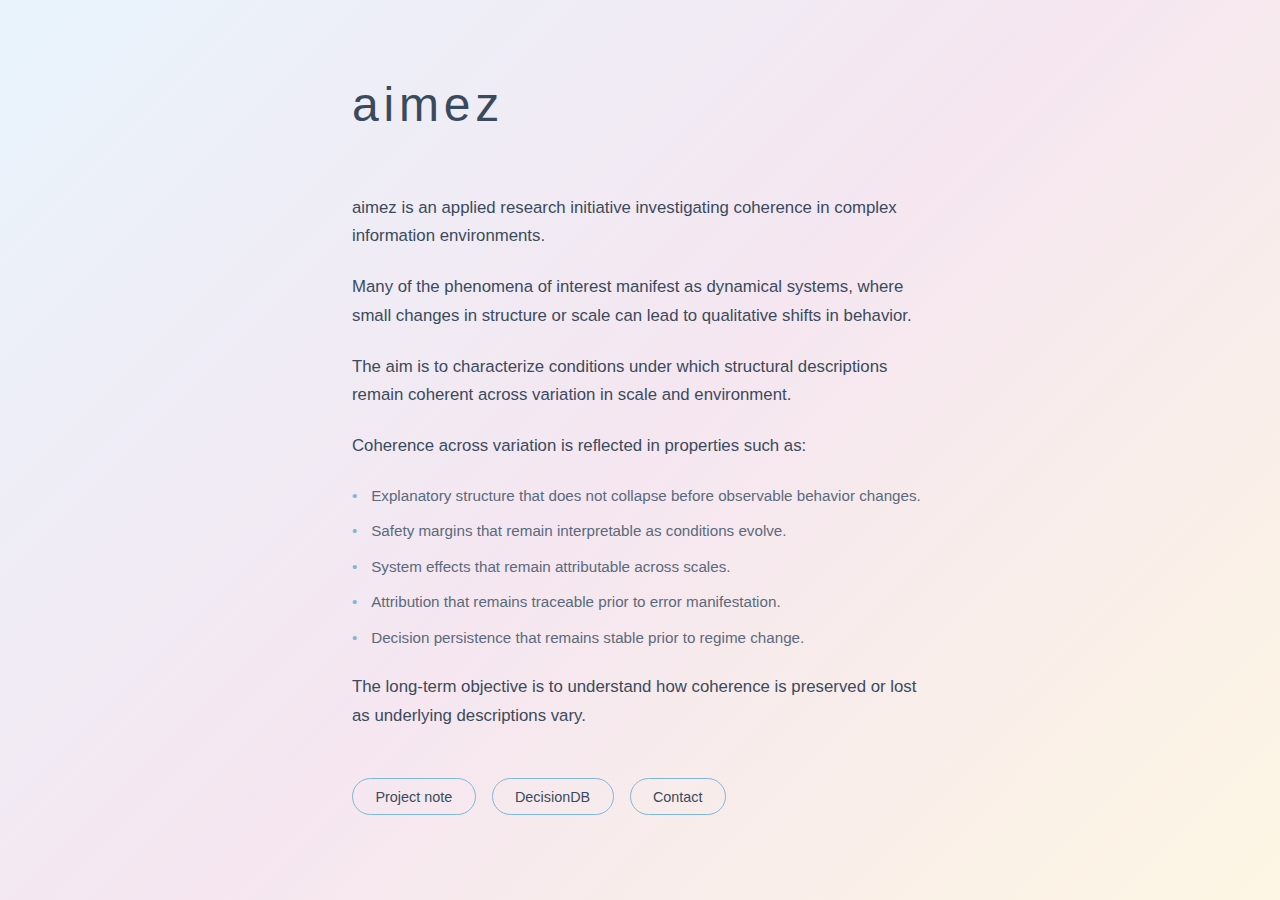
<file: docs/index.html>
<!DOCTYPE html>
<html lang="en">
<head>
  <meta charset="UTF-8">
  <meta name="viewport" content="width=device-width, initial-scale=1.0">
  <title>aimez</title>
  <link rel="stylesheet" href="assets/site.css">
</head>
<body>
  <main>
    <h1>aimez</h1>
    
    <section class="description">
      <p>aimez is an applied research initiative investigating coherence in complex information environments.</p>
      
      <p>Many of the phenomena of interest manifest as dynamical systems, where small changes in structure or scale can lead to qualitative shifts in behavior.</p>
      
      <p>The aim is to characterize conditions under which structural descriptions remain coherent across variation in scale and environment.</p>
      
      <p>Coherence across variation is reflected in properties such as:</p>
      <ul>
        <li>Explanatory structure that does not collapse before observable behavior changes.</li>
        <li>Safety margins that remain interpretable as conditions evolve.</li>
        <li>System effects that remain attributable across scales.</li>
        <li>Attribution that remains traceable prior to error manifestation.</li>
        <li>Decision persistence that remains stable prior to regime change.</li>
      </ul>
      
      <p>The long-term objective is to understand how coherence is preserved or lost as underlying descriptions vary.</p>
    </section>
    
    <nav class="shortcuts">
      <button class="link-button" data-target="notes/project-note.html">Project note</button>
      <button class="link-button" data-target="notes/decisiondb.html">DecisionDB</button>
      <button class="link-button" data-target="notes/contact.html">Contact</button>
    </nav>
  </main>
  
  <div class="modal-overlay" id="modal">
    <div class="modal-container">
      <button class="modal-close" id="modal-close">×</button>
      <iframe id="modal-frame" src=""></iframe>
    </div>
  </div>
  
  <script src="assets/site.js"></script>
</body>
</html>
</file>
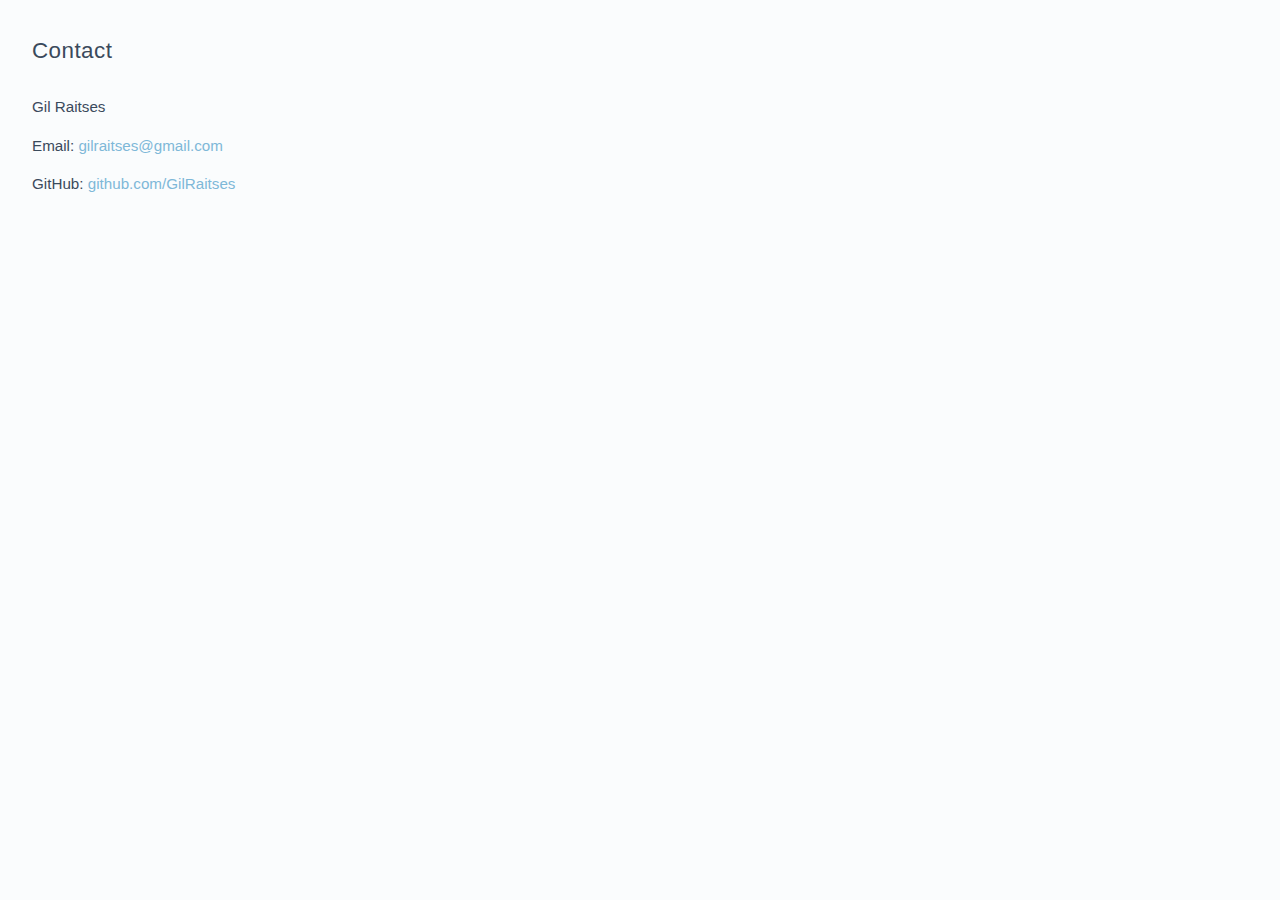
<file: docs/notes/contact.html>
<!DOCTYPE html>
<html lang="en">
<head>
  <meta charset="UTF-8">
  <meta name="viewport" content="width=device-width, initial-scale=1.0">
  <title>Contact – aimez</title>
  <style>
    * { margin: 0; padding: 0; box-sizing: border-box; }
    body {
      font-family: "Avenir", "Avenir Next", -apple-system, sans-serif;
      font-weight: 200;
      line-height: 1.7;
      color: #3a4a5c;
      padding: 2rem;
      background: #fafcfd;
    }
    h1 {
      font-size: 1.4rem;
      font-weight: 300;
      margin-bottom: 1.5rem;
      letter-spacing: 0.02em;
    }
    p { margin-bottom: 0.8rem; font-size: 0.95rem; }
    a { color: #7eb8d8; text-decoration: none; }
    a:hover { text-decoration: underline; }
  </style>
</head>
<body>
  <h1>Contact</h1>
  
  <p>Gil Raitses</p>
  <p>Email: <a href="mailto:gilraitses@gmail.com">gilraitses@gmail.com</a></p>
  <p>GitHub: <a href="https://github.com/GilRaitses" target="_blank">github.com/GilRaitses</a></p>
</body>
</html>
</file>
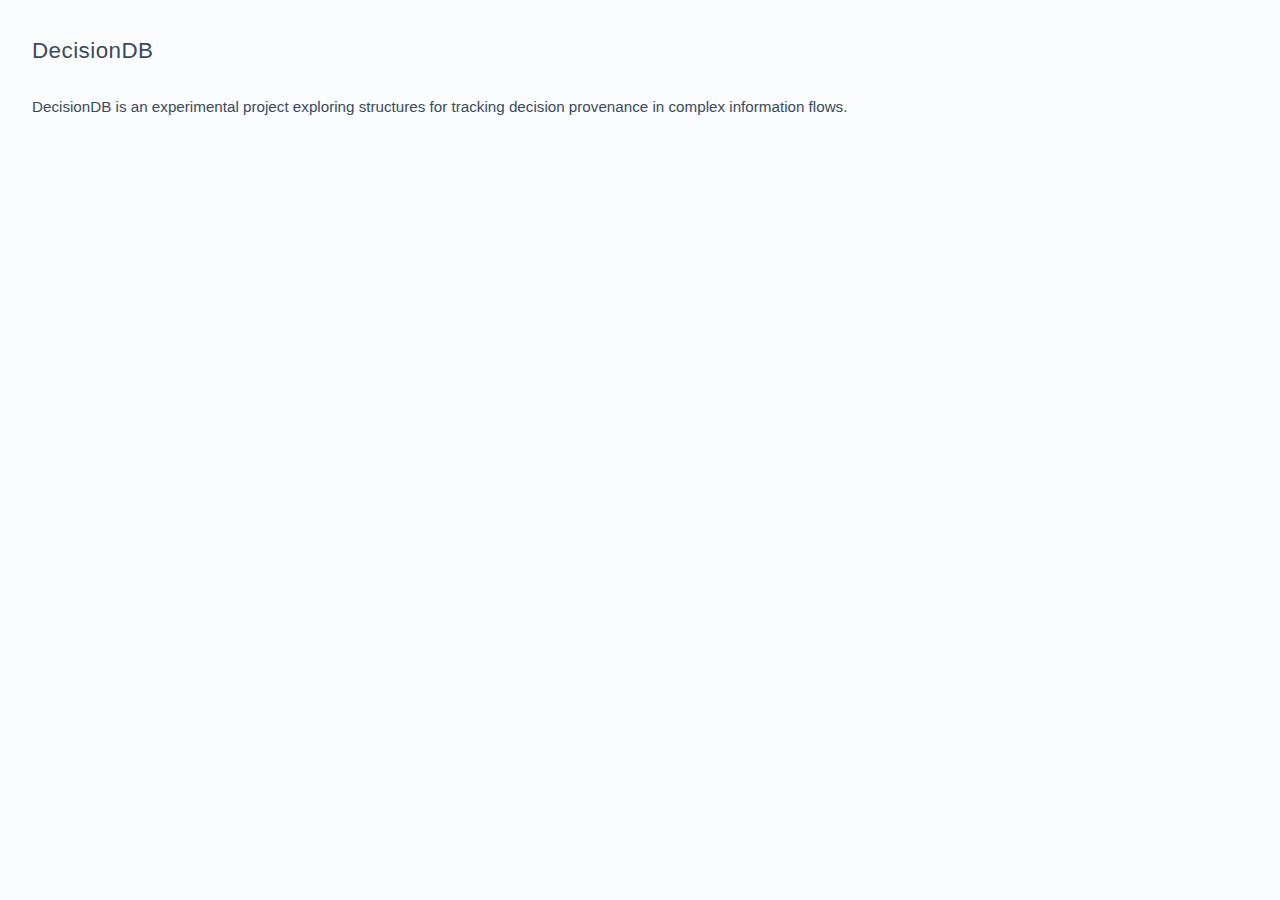
<file: docs/notes/decisiondb.html>
<!DOCTYPE html>
<html lang="en">
<head>
  <meta charset="UTF-8">
  <meta name="viewport" content="width=device-width, initial-scale=1.0">
  <title>DecisionDB – aimez</title>
  <style>
    * { margin: 0; padding: 0; box-sizing: border-box; }
    body {
      font-family: "Avenir", "Avenir Next", -apple-system, sans-serif;
      font-weight: 200;
      line-height: 1.7;
      color: #3a4a5c;
      padding: 2rem;
      background: #fafcfd;
    }
    h1 {
      font-size: 1.4rem;
      font-weight: 300;
      margin-bottom: 1.5rem;
      letter-spacing: 0.02em;
    }
    p { margin-bottom: 1rem; font-size: 0.95rem; }
  </style>
</head>
<body>
  <h1>DecisionDB</h1>
  
  <p>DecisionDB is an experimental project exploring structures for tracking decision provenance in complex information flows.</p>
</body>
</html>
</file>
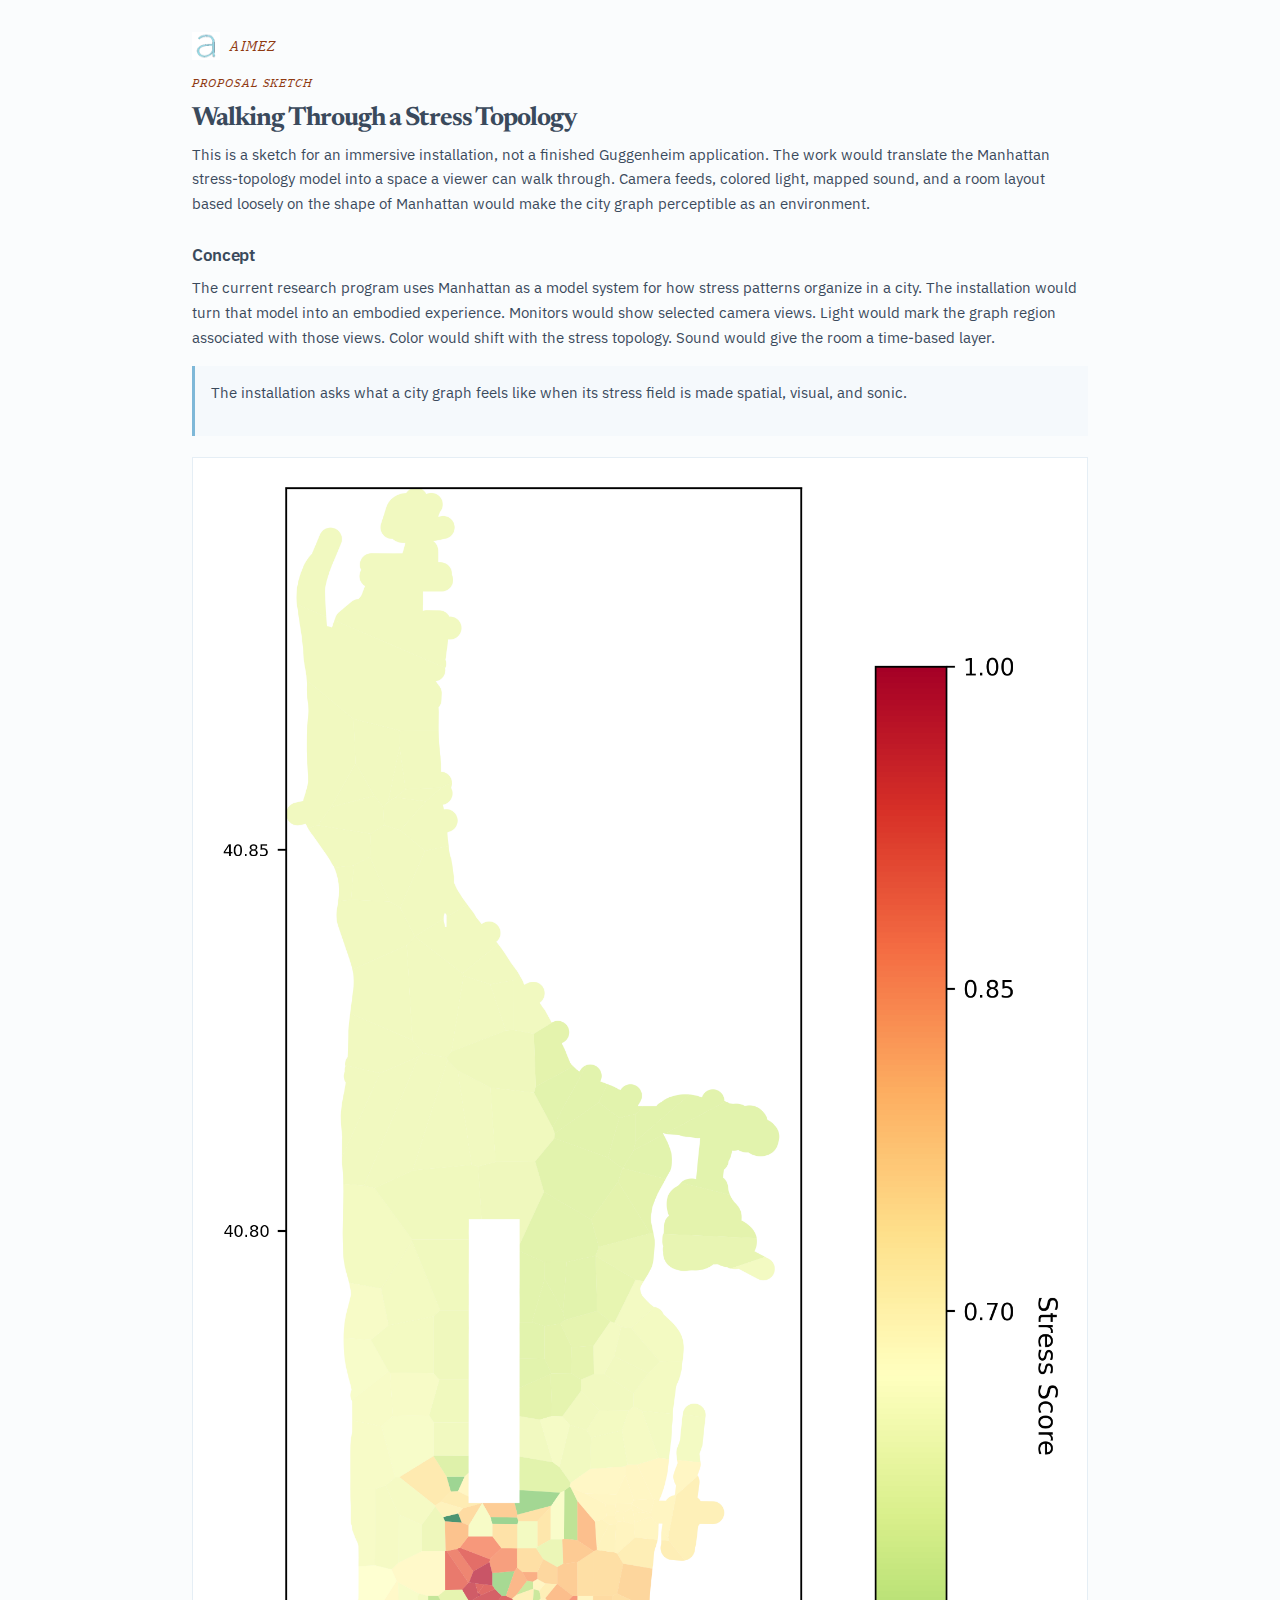
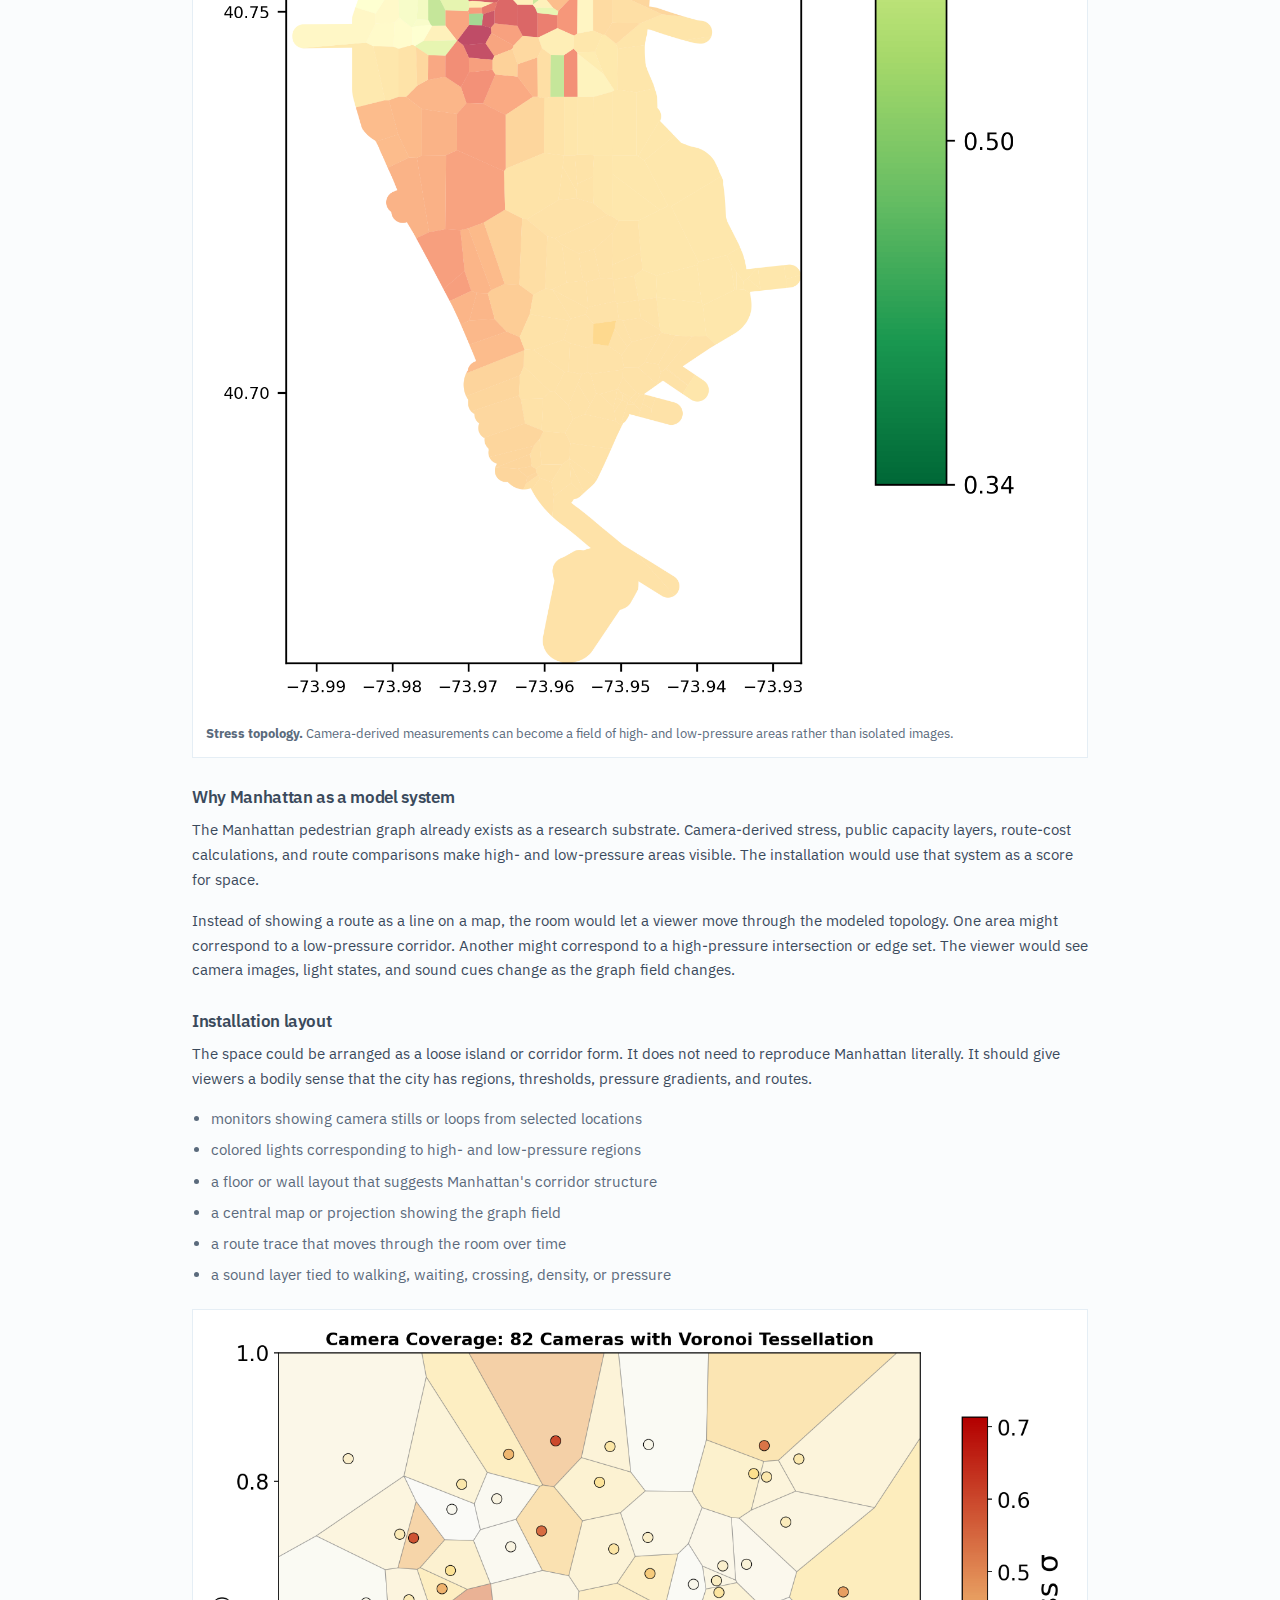
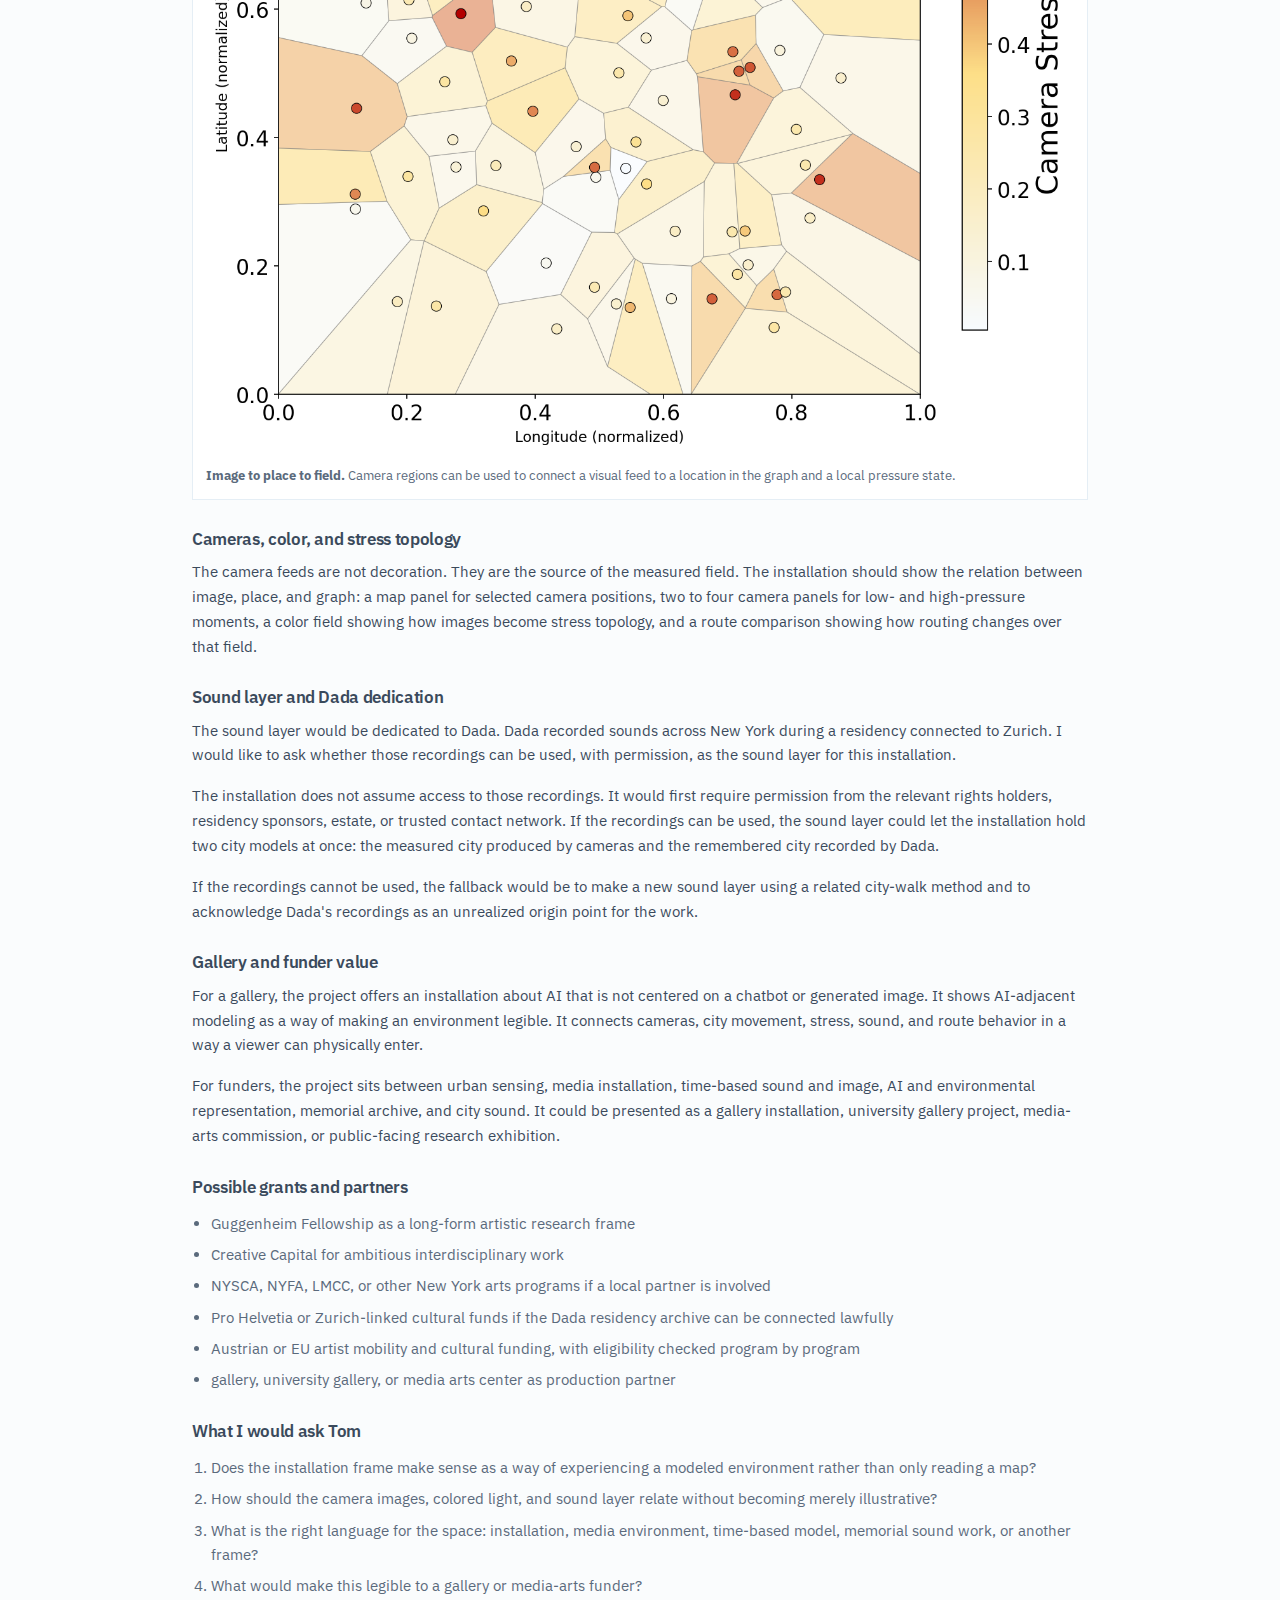
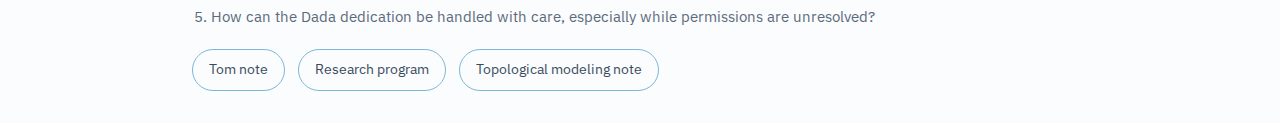
<file: docs/notes/guggenheim-installation-sketch.html>
<!DOCTYPE html>
<html lang="en">
<head>
  <meta charset="UTF-8">
  <meta name="viewport" content="width=device-width, initial-scale=1.0">
  <title>Walking Through a Stress Topology - aimez</title>
  <meta name="description" content="A proposal sketch for an immersive installation using Manhattan stress topology, camera feeds, light, and a possible memorial sound layer.">
  <link rel="icon" href="../favicon.ico" sizes="any">
  <link rel="icon" type="image/png" sizes="32x32" href="../assets/favicons/favicon-32x32.png">
  <link rel="icon" type="image/png" sizes="16x16" href="../assets/favicons/favicon-16x16.png">
  <link rel="apple-touch-icon" sizes="180x180" href="../assets/favicons/apple-touch-icon.png">
  <link rel="manifest" href="../site.webmanifest">
  <meta name="theme-color" content="#131c2d">
  <style>
    @import url('https://fonts.googleapis.com/css2?family=IBM+Plex+Sans:wght@300;400;500;600;700&family=IBM+Plex+Serif:ital,wght@0,400;0,500;0,600;1,400;1,500;1,600&family=IBM+Plex+Mono:wght@400;500;600&family=Newsreader:opsz,wght@6..72,300..800&display=swap');
    * { margin: 0; padding: 0; box-sizing: border-box; }
    body { font-family: "IBM Plex Sans", system-ui, -apple-system, BlinkMacSystemFont, "Segoe UI", sans-serif; line-height: 1.62; color: #3a4a5c; padding: 2rem; background: #fafcfd; max-width: 960px; margin: 0 auto; }
    h1 { font-family: "Newsreader", "IBM Plex Serif", Georgia, serif; font-size: 1.65rem; line-height: 1; font-weight: 700; margin-bottom: 0.6rem; letter-spacing: -0.035em; }
    h2 { font-size: 1.08rem; line-height: 1.1; letter-spacing: -0.02em; font-weight: 600; margin: 1.8rem 0 0.7rem; }
    p { margin-bottom: 1rem; font-size: 0.96rem; }
    ul, ol { margin: 1rem 0 1rem 1.2rem; }
    li { margin-bottom: 0.45rem; font-size: 0.93rem; color: #5a6a7c; }
    figure { margin: 1.35rem 0; background: white; border: 1px solid #e5eef5; padding: 0.8rem; }
    img { display: block; width: 100%; height: auto; background: #fff; }
    figcaption { margin-top: 0.75rem; font-size: 0.82rem; color: #5a6a7c; line-height: 1.55; }
    .eyebrow { font-family: "IBM Plex Serif", Georgia, serif; font-size: 0.74rem; line-height: 1.15; letter-spacing: 0.08em; text-transform: uppercase; font-style: italic; color: #8f3a12; margin-bottom: 1rem; }
    .brandline { display: flex; align-items: center; gap: 0.65rem; margin-bottom: 1rem; }
    .brand-mark { width: 28px; height: 28px; flex: 0 0 auto; }
    .brand-name { font-family: "IBM Plex Serif", Georgia, serif; font-size: 0.9rem; line-height: 1.15; letter-spacing: 0.08em; text-transform: uppercase; font-style: italic; color: #8f3a12; }
    .note { background: #f5f9fc; border-left: 3px solid #7eb8d8; padding: 0.9rem 1rem; margin: 1rem 0; }
    .actions { margin-top: 1.2rem; display: flex; flex-wrap: wrap; gap: 0.8rem; }
    .actions a { color: #3a4a5c; text-decoration: none; border: 1px solid #7eb8d8; border-radius: 999px; padding: 0.55rem 1rem; font-size: 0.88rem; }
    .actions a:hover { background: #eef7fc; }
  </style>
</head>
<body>
  <div class="brandline"><img class="brand-mark" src="../assets/aimez-mark.webp" alt="aimez mark"><span class="brand-name">aimez</span></div>
  <div class="eyebrow">Proposal sketch</div>
  <h1>Walking Through a Stress Topology</h1>

  <p>This is a sketch for an immersive installation, not a finished Guggenheim application. The work would translate the Manhattan stress-topology model into a space a viewer can walk through. Camera feeds, colored light, mapped sound, and a room layout based loosely on the shape of Manhattan would make the city graph perceptible as an environment.</p>

  <h2>Concept</h2>
  <p>The current research program uses Manhattan as a model system for how stress patterns organize in a city. The installation would turn that model into an embodied experience. Monitors would show selected camera views. Light would mark the graph region associated with those views. Color would shift with the stress topology. Sound would give the room a time-based layer.</p>

  <div class="note"><p>The installation asks what a city graph feels like when its stress field is made spatial, visual, and sonic.</p></div>

  <figure>
    <img src="../assets/gallery/mobility/04_risk_heatmap_camera_stress.png" alt="Camera-derived stress heatmap">
    <figcaption><strong>Stress topology.</strong> Camera-derived measurements can become a field of high- and low-pressure areas rather than isolated images.</figcaption>
  </figure>

  <h2>Why Manhattan as a model system</h2>
  <p>The Manhattan pedestrian graph already exists as a research substrate. Camera-derived stress, public capacity layers, route-cost calculations, and route comparisons make high- and low-pressure areas visible. The installation would use that system as a score for space.</p>

  <p>Instead of showing a route as a line on a map, the room would let a viewer move through the modeled topology. One area might correspond to a low-pressure corridor. Another might correspond to a high-pressure intersection or edge set. The viewer would see camera images, light states, and sound cues change as the graph field changes.</p>

  <h2>Installation layout</h2>
  <p>The space could be arranged as a loose island or corridor form. It does not need to reproduce Manhattan literally. It should give viewers a bodily sense that the city has regions, thresholds, pressure gradients, and routes.</p>

  <ul>
    <li>monitors showing camera stills or loops from selected locations</li>
    <li>colored lights corresponding to high- and low-pressure regions</li>
    <li>a floor or wall layout that suggests Manhattan's corridor structure</li>
    <li>a central map or projection showing the graph field</li>
    <li>a route trace that moves through the room over time</li>
    <li>a sound layer tied to walking, waiting, crossing, density, or pressure</li>
  </ul>

  <figure>
    <img src="../assets/gallery/cv-pipeline/camera_voronoi_assignment.png" alt="Camera assignment map">
    <figcaption><strong>Image to place to field.</strong> Camera regions can be used to connect a visual feed to a location in the graph and a local pressure state.</figcaption>
  </figure>

  <h2>Cameras, color, and stress topology</h2>
  <p>The camera feeds are not decoration. They are the source of the measured field. The installation should show the relation between image, place, and graph: a map panel for selected camera positions, two to four camera panels for low- and high-pressure moments, a color field showing how images become stress topology, and a route comparison showing how routing changes over that field.</p>

  <h2>Sound layer and Dada dedication</h2>
  <p>The sound layer would be dedicated to Dada. Dada recorded sounds across New York during a residency connected to Zurich. I would like to ask whether those recordings can be used, with permission, as the sound layer for this installation.</p>

  <p>The installation does not assume access to those recordings. It would first require permission from the relevant rights holders, residency sponsors, estate, or trusted contact network. If the recordings can be used, the sound layer could let the installation hold two city models at once: the measured city produced by cameras and the remembered city recorded by Dada.</p>

  <p>If the recordings cannot be used, the fallback would be to make a new sound layer using a related city-walk method and to acknowledge Dada's recordings as an unrealized origin point for the work.</p>

  <h2>Gallery and funder value</h2>
  <p>For a gallery, the project offers an installation about AI that is not centered on a chatbot or generated image. It shows AI-adjacent modeling as a way of making an environment legible. It connects cameras, city movement, stress, sound, and route behavior in a way a viewer can physically enter.</p>

  <p>For funders, the project sits between urban sensing, media installation, time-based sound and image, AI and environmental representation, memorial archive, and city sound. It could be presented as a gallery installation, university gallery project, media-arts commission, or public-facing research exhibition.</p>

  <h2>Possible grants and partners</h2>
  <ul>
    <li>Guggenheim Fellowship as a long-form artistic research frame</li>
    <li>Creative Capital for ambitious interdisciplinary work</li>
    <li>NYSCA, NYFA, LMCC, or other New York arts programs if a local partner is involved</li>
    <li>Pro Helvetia or Zurich-linked cultural funds if the Dada residency archive can be connected lawfully</li>
    <li>Austrian or EU artist mobility and cultural funding, with eligibility checked program by program</li>
    <li>gallery, university gallery, or media arts center as production partner</li>
  </ul>

  <h2>What I would ask Tom</h2>
  <ol>
    <li>Does the installation frame make sense as a way of experiencing a modeled environment rather than only reading a map?</li>
    <li>How should the camera images, colored light, and sound layer relate without becoming merely illustrative?</li>
    <li>What is the right language for the space: installation, media environment, time-based model, memorial sound work, or another frame?</li>
    <li>What would make this legible to a gallery or media-arts funder?</li>
    <li>How can the Dada dedication be handled with care, especially while permissions are unresolved?</li>
  </ol>

  <div class="actions">
    <a href="tom-sherman.html">Tom note</a>
    <a href="research-program.html">Research program</a>
    <a href="topological-modeling-note.html">Topological modeling note</a>
  </div>
</body>
</html>
</file>
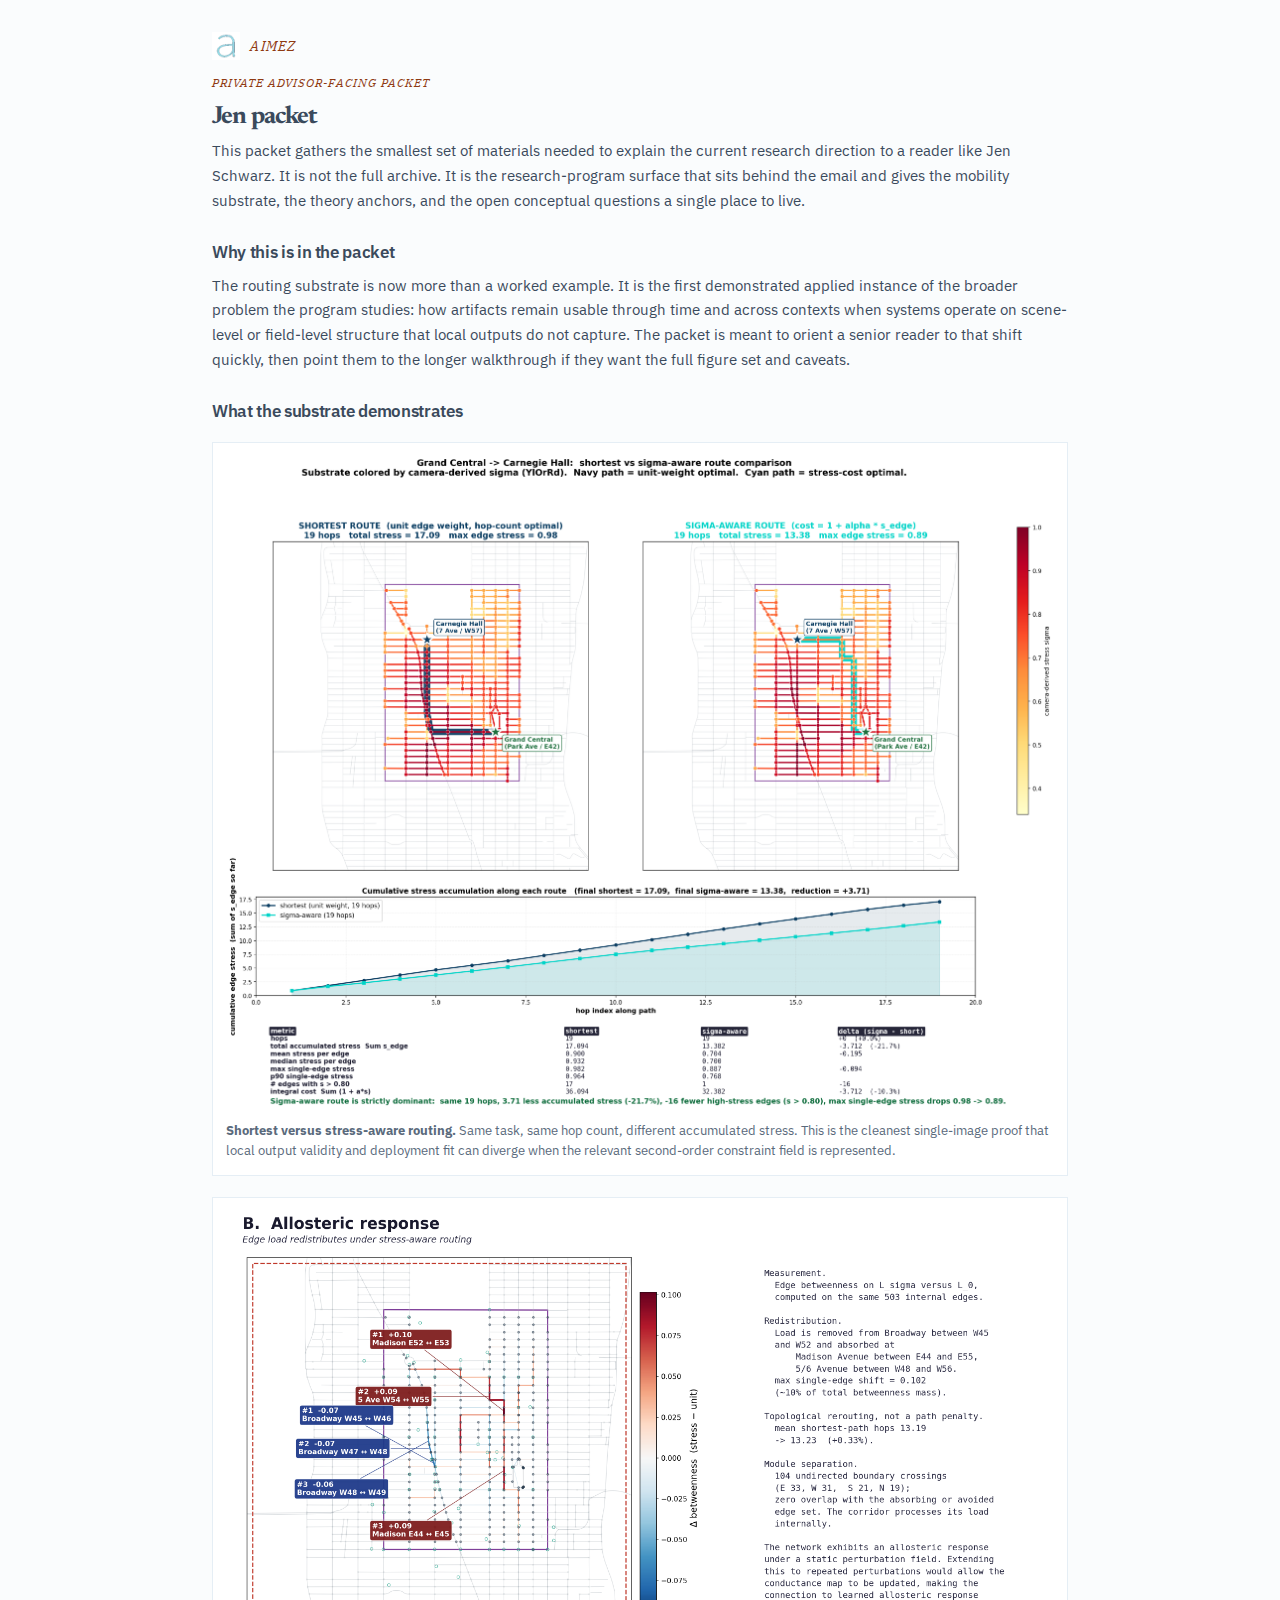
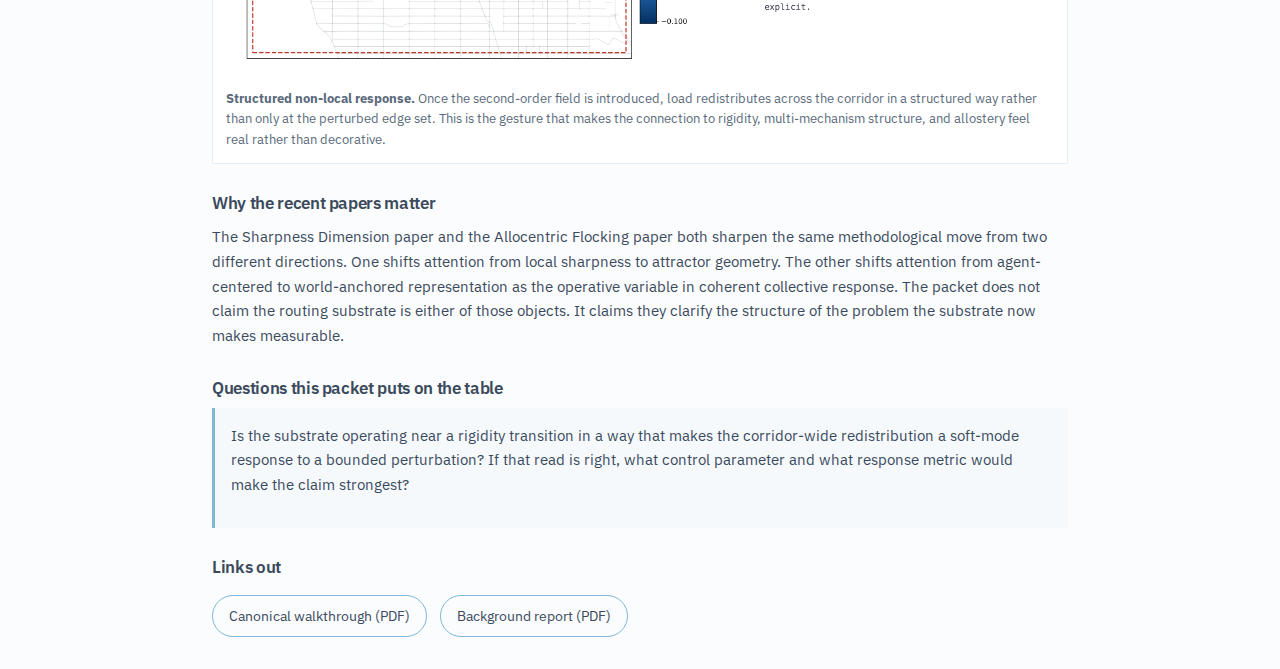
<file: docs/notes/jen-packet.html>
<!DOCTYPE html>
<html lang="en">
<head>
  <meta charset="UTF-8">
  <meta name="viewport" content="width=device-width, initial-scale=1.0">
  <title>Jen packet – aimez</title>
  <link rel="icon" href="../favicon.ico" sizes="any">
  <link rel="icon" type="image/png" sizes="32x32" href="../assets/favicons/favicon-32x32.png">
  <link rel="icon" type="image/png" sizes="16x16" href="../assets/favicons/favicon-16x16.png">
  <link rel="apple-touch-icon" sizes="180x180" href="../assets/favicons/apple-touch-icon.png">
  <link rel="manifest" href="../site.webmanifest">
  <meta name="theme-color" content="#131c2d">
  <meta name="msapplication-TileColor" content="#131c2d">
  <meta name="msapplication-config" content="../browserconfig.xml">
  <style>
    @import url('https://fonts.googleapis.com/css2?family=IBM+Plex+Sans:wght@300;400;500;600;700&family=IBM+Plex+Serif:ital,wght@0,400;0,500;0,600;1,400;1,500;1,600&family=IBM+Plex+Mono:wght@400;500;600&family=Newsreader:opsz,wght@6..72,300..800&display=swap');
    * { margin: 0; padding: 0; box-sizing: border-box; }
    body {
      font-family: "IBM Plex Sans", system-ui, -apple-system, BlinkMacSystemFont, "Segoe UI", sans-serif;
      font-weight: 400;
      line-height: 1.62;
      color: #3a4a5c;
      padding: 2rem;
      background: #fafcfd;
      max-width: 920px;
      margin: 0 auto;
    }
    h1 { font-family: "Newsreader", "IBM Plex Serif", Georgia, serif; font-size: 1.55rem; line-height: 0.98; font-weight: 700; margin-bottom: 0.5rem; letter-spacing: -0.035em; }
    h2 { font-family: "IBM Plex Sans", system-ui, -apple-system, BlinkMacSystemFont, "Segoe UI", sans-serif; font-size: 1.08rem; line-height: 1.02; letter-spacing: -0.02em; font-weight: 600; margin: 1.9rem 0 0.75rem; }
    p { margin-bottom: 1rem; font-size: 0.96rem; }
    .eyebrow { font-family: "IBM Plex Serif", Georgia, serif; font-size: 0.74rem; line-height: 1.15; letter-spacing: 0.08em; text-transform: uppercase; font-style: italic; color: #8f3a12; margin-bottom: 1rem; }
    ul { list-style: none; margin: 1rem 0; }
    li { position: relative; padding-left: 1rem; margin-bottom: 0.45rem; font-size: 0.92rem; color: #5a6a7c; }
    li::before { content: "•"; position: absolute; left: 0; color: #7eb8d8; }
    figure { margin: 1.35rem 0; background: white; border: 1px solid #e5eef5; padding: 0.8rem; }
    img { display: block; width: 100%; height: auto; background: #fff; }
    figcaption { margin-top: 0.75rem; font-size: 0.82rem; color: #5a6a7c; line-height: 1.55; }
    .actions { margin-top: 1.2rem; display: flex; flex-wrap: wrap; gap: 0.8rem; }
    .actions a {
      color: #3a4a5c;
      text-decoration: none;
      border: 1px solid #7eb8d8;
      border-radius: 999px;
      padding: 0.55rem 1rem;
      font-size: 0.88rem;
    }
    .actions a:hover { background: #eef7fc; }
    .prompt { background: #f5f9fc; border-left: 3px solid #7eb8d8; padding: 0.9rem 1rem; }
  
    .brandline {
      display: flex;
      align-items: center;
      gap: 0.65rem;
      margin-bottom: 1rem;
    }
    .brand-mark {
      width: 28px;
      height: 28px;
      flex: 0 0 auto;
    }
    .brand-name {
      font-family: "IBM Plex Serif", Georgia, serif;
      font-size: 0.9rem;
      line-height: 1.15;
      letter-spacing: 0.08em;
      text-transform: uppercase;
      font-style: italic;
      color: #8f3a12;
    }

  </style>
</head>
<body>
  <div class="brandline"><img class="brand-mark" src="../assets/aimez-mark.webp" alt="aimez mark"><span class="brand-name">aimez</span></div>
  <div class="eyebrow">Private advisor-facing packet</div>
  <h1>Jen packet</h1>
  <p>
    This packet gathers the smallest set of materials needed to explain the current research direction to a reader like Jen Schwarz. It is not the full archive. It is the research-program surface that sits behind the email and gives the mobility substrate, the theory anchors, and the open conceptual questions a single place to live.
  </p>

  <h2>Why this is in the packet</h2>
  <p>
    The routing substrate is now more than a worked example. It is the first demonstrated applied instance of the broader problem the program studies: how artifacts remain usable through time and across contexts when systems operate on scene-level or field-level structure that local outputs do not capture. The packet is meant to orient a senior reader to that shift quickly, then point them to the longer walkthrough if they want the full figure set and caveats.
  </p>

  <h2>What the substrate demonstrates</h2>
  <figure>
    <img src="../assets/gallery/mobility/01_fastest_route_vs_feasible_route_comparison.png" alt="Shortest versus stress-aware route comparison">
    <figcaption>
      <strong>Shortest versus stress-aware routing.</strong> Same task, same hop count, different accumulated stress. This is the cleanest single-image proof that local output validity and deployment fit can diverge when the relevant second-order constraint field is represented.
    </figcaption>
  </figure>

  <figure>
    <img src="../assets/gallery/mobility/06_load_redistribution_under_stress.png" alt="Redistribution under stress-aware routing">
    <figcaption>
      <strong>Structured non-local response.</strong> Once the second-order field is introduced, load redistributes across the corridor in a structured way rather than only at the perturbed edge set. This is the gesture that makes the connection to rigidity, multi-mechanism structure, and allostery feel real rather than decorative.
    </figcaption>
  </figure>

  <h2>Why the recent papers matter</h2>
  <p>
    The Sharpness Dimension paper and the Allocentric Flocking paper both sharpen the same methodological move from two different directions. One shifts attention from local sharpness to attractor geometry. The other shifts attention from agent-centered to world-anchored representation as the operative variable in coherent collective response. The packet does not claim the routing substrate is either of those objects. It claims they clarify the structure of the problem the substrate now makes measurable.
  </p>

  <h2>Questions this packet puts on the table</h2>
  <div class="prompt">
    <p>
      Is the substrate operating near a rigidity transition in a way that makes the corridor-wide redistribution a soft-mode response to a bounded perturbation? If that read is right, what control parameter and what response metric would make the claim strongest?
    </p>
  </div>

  <h2>Links out</h2>
  <div class="actions">
    <a href="../assets/gallery/documents/gil_canonical_walkthrough_for_jen_20260424.pdf">Canonical walkthrough (PDF)</a>
    <a href="../assets/gallery/documents/pax_report.pdf">Background report (PDF)</a>
  </div>
</body>
</html>
</file>
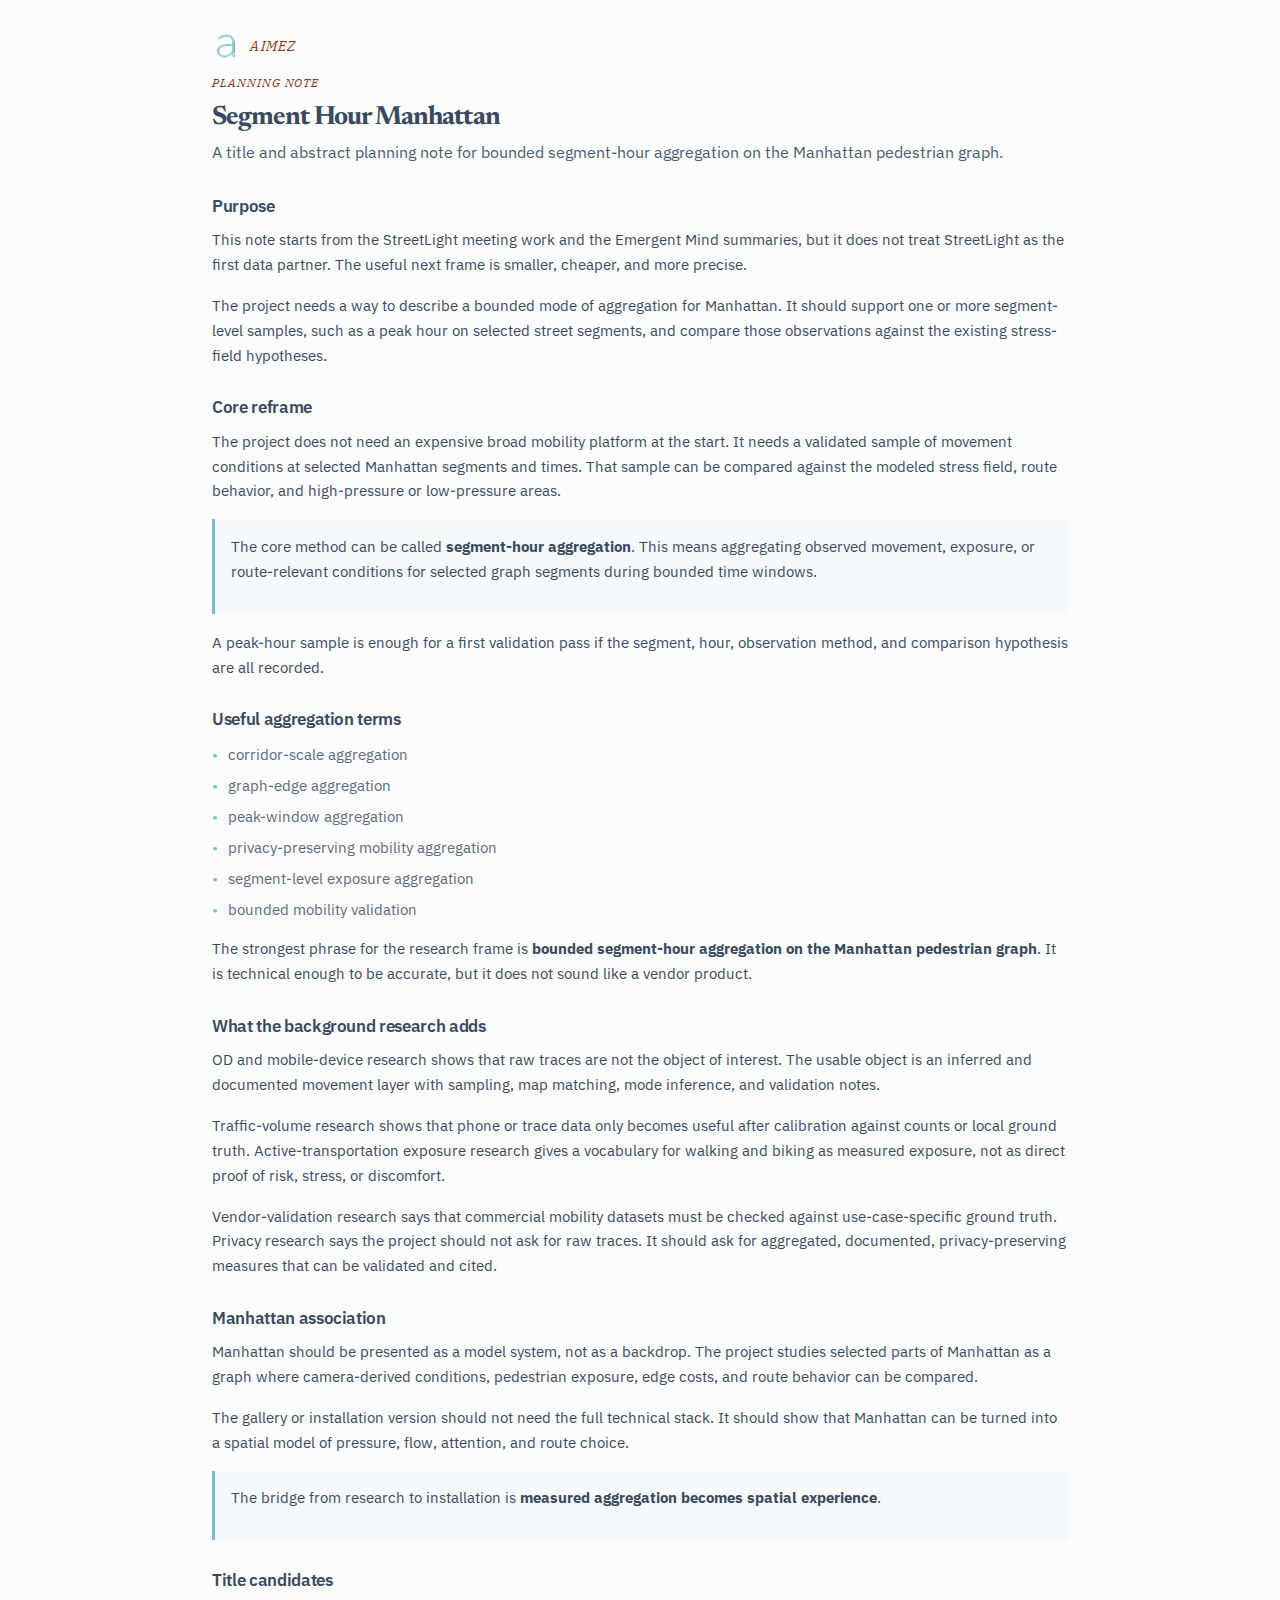
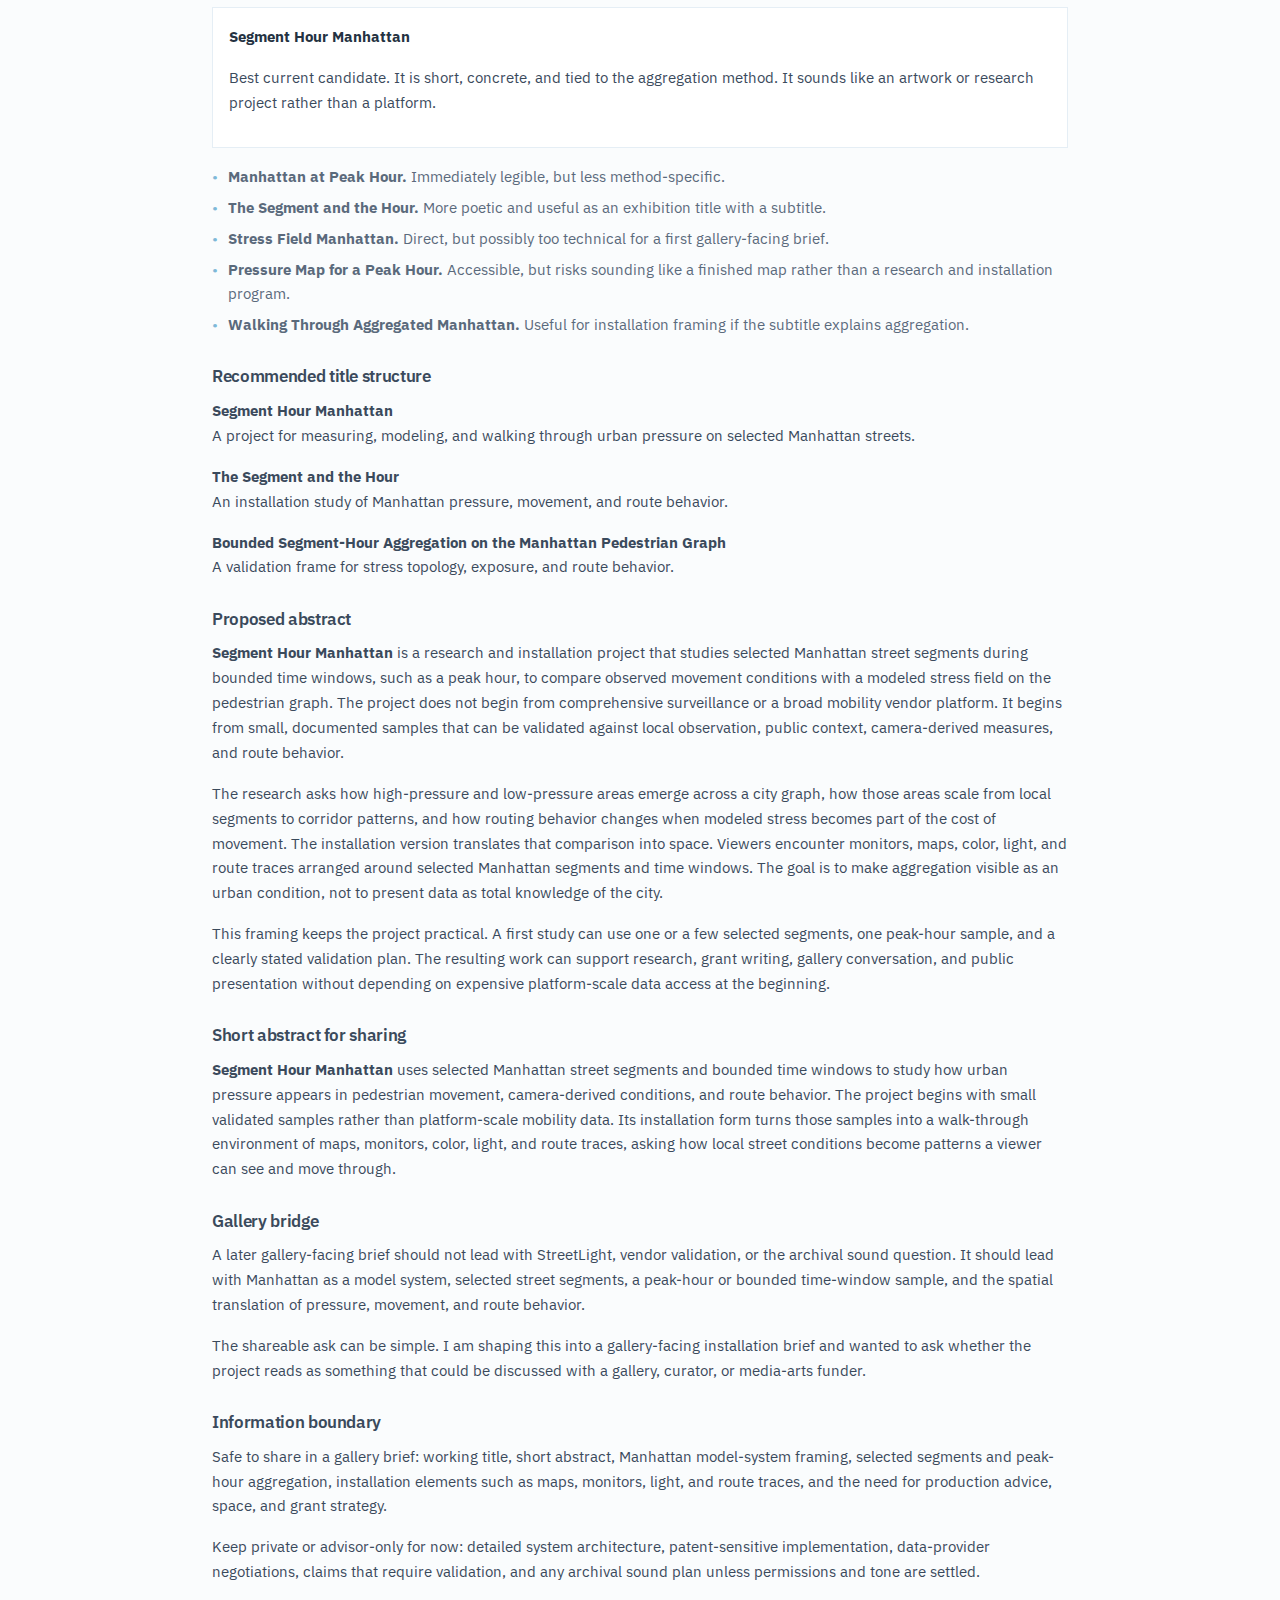
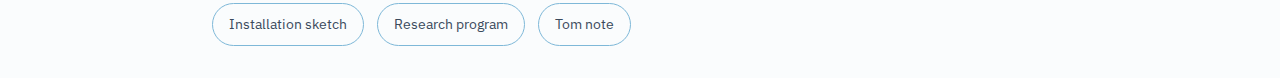
<file: docs/notes/manhattan-aggregation-title-abstract.html>
<!DOCTYPE html>
<html lang="en">
<head>
  <meta charset="UTF-8">
  <meta name="viewport" content="width=device-width, initial-scale=1.0">
  <title>Segment Hour Manhattan - aimez</title>
  <meta name="description" content="A planning note for title, abstract, and bounded segment-hour aggregation on the Manhattan pedestrian graph.">
  <link rel="icon" href="../favicon.ico" sizes="any">
  <link rel="icon" type="image/png" sizes="32x32" href="../assets/favicons/favicon-32x32.png">
  <link rel="icon" type="image/png" sizes="16x16" href="../assets/favicons/favicon-16x16.png">
  <link rel="apple-touch-icon" sizes="180x180" href="../assets/favicons/apple-touch-icon.png">
  <link rel="manifest" href="../site.webmanifest">
  <meta name="theme-color" content="#131c2d">
  <style>
    @import url('https://fonts.googleapis.com/css2?family=IBM+Plex+Sans:wght@300;400;500;600;700&family=IBM+Plex+Serif:ital,wght@0,400;0,500;0,600;1,400;1,500;1,600&family=IBM+Plex+Mono:wght@400;500;600&family=Newsreader:opsz,wght@6..72,300..800&display=swap');
    * { margin: 0; padding: 0; box-sizing: border-box; }
    body { font-family: "IBM Plex Sans", system-ui, -apple-system, BlinkMacSystemFont, "Segoe UI", sans-serif; line-height: 1.62; color: #3a4a5c; padding: 2rem; background: #fafcfd; max-width: 920px; margin: 0 auto; }
    h1 { font-family: "Newsreader", "IBM Plex Serif", Georgia, serif; font-size: 1.65rem; line-height: 0.98; font-weight: 700; margin-bottom: 0.55rem; letter-spacing: -0.035em; }
    h2 { font-size: 1.08rem; line-height: 1.08; letter-spacing: -0.02em; font-weight: 600; margin: 1.9rem 0 0.75rem; }
    h3 { font-size: 0.98rem; line-height: 1.12; letter-spacing: -0.01em; font-weight: 600; margin: 1.3rem 0 0.55rem; }
    p { margin-bottom: 1rem; font-size: 0.96rem; }
    ul { list-style: none; margin: 0.9rem 0; }
    li { position: relative; padding-left: 1rem; margin-bottom: 0.45rem; font-size: 0.92rem; color: #5a6a7c; }
    li::before { content: "•"; position: absolute; left: 0; color: #7eb8d8; }
    .eyebrow { font-family: "IBM Plex Serif", Georgia, serif; font-size: 0.74rem; line-height: 1.15; letter-spacing: 0.08em; text-transform: uppercase; font-style: italic; color: #8f3a12; margin-bottom: 1rem; }
    .lede { color: #4b5b6d; font-size: 1rem; }
    .brandline { display: flex; align-items: center; gap: 0.65rem; margin-bottom: 1rem; }
    .brand-mark { width: 28px; height: 28px; flex: 0 0 auto; }
    .brand-name { font-family: "IBM Plex Serif", Georgia, serif; font-size: 0.9rem; line-height: 1.15; letter-spacing: 0.08em; text-transform: uppercase; font-style: italic; color: #8f3a12; }
    .note { background: #f5f9fc; border-left: 3px solid #7eb8d8; padding: 0.9rem 1rem; margin: 1rem 0; }
    .title-card { background: white; border: 1px solid #e5eef5; padding: 1rem; margin: 1.1rem 0; }
    .title-card strong { color: #243242; }
    .actions { margin-top: 1.2rem; display: flex; flex-wrap: wrap; gap: 0.8rem; }
    .actions a { color: #3a4a5c; text-decoration: none; border: 1px solid #7eb8d8; border-radius: 999px; padding: 0.55rem 1rem; font-size: 0.88rem; }
    .actions a:hover { background: #eef7fc; }
  </style>
</head>
<body>
  <div class="brandline"><img class="brand-mark" src="../assets/aimez-mark.webp" alt="aimez mark"><span class="brand-name">aimez</span></div>
  <div class="eyebrow">Planning note</div>
  <h1>Segment Hour Manhattan</h1>
  <p class="lede">A title and abstract planning note for bounded segment-hour aggregation on the Manhattan pedestrian graph.</p>

  <h2>Purpose</h2>
  <p>This note starts from the StreetLight meeting work and the Emergent Mind summaries, but it does not treat StreetLight as the first data partner. The useful next frame is smaller, cheaper, and more precise.</p>
  <p>The project needs a way to describe a bounded mode of aggregation for Manhattan. It should support one or more segment-level samples, such as a peak hour on selected street segments, and compare those observations against the existing stress-field hypotheses.</p>

  <h2>Core reframe</h2>
  <p>The project does not need an expensive broad mobility platform at the start. It needs a validated sample of movement conditions at selected Manhattan segments and times. That sample can be compared against the modeled stress field, route behavior, and high-pressure or low-pressure areas.</p>
  <div class="note"><p>The core method can be called <strong>segment-hour aggregation</strong>. This means aggregating observed movement, exposure, or route-relevant conditions for selected graph segments during bounded time windows.</p></div>
  <p>A peak-hour sample is enough for a first validation pass if the segment, hour, observation method, and comparison hypothesis are all recorded.</p>

  <h2>Useful aggregation terms</h2>
  <ul>
    <li>corridor-scale aggregation</li>
    <li>graph-edge aggregation</li>
    <li>peak-window aggregation</li>
    <li>privacy-preserving mobility aggregation</li>
    <li>segment-level exposure aggregation</li>
    <li>bounded mobility validation</li>
  </ul>
  <p>The strongest phrase for the research frame is <strong>bounded segment-hour aggregation on the Manhattan pedestrian graph</strong>. It is technical enough to be accurate, but it does not sound like a vendor product.</p>

  <h2>What the background research adds</h2>
  <p>OD and mobile-device research shows that raw traces are not the object of interest. The usable object is an inferred and documented movement layer with sampling, map matching, mode inference, and validation notes.</p>
  <p>Traffic-volume research shows that phone or trace data only becomes useful after calibration against counts or local ground truth. Active-transportation exposure research gives a vocabulary for walking and biking as measured exposure, not as direct proof of risk, stress, or discomfort.</p>
  <p>Vendor-validation research says that commercial mobility datasets must be checked against use-case-specific ground truth. Privacy research says the project should not ask for raw traces. It should ask for aggregated, documented, privacy-preserving measures that can be validated and cited.</p>

  <h2>Manhattan association</h2>
  <p>Manhattan should be presented as a model system, not as a backdrop. The project studies selected parts of Manhattan as a graph where camera-derived conditions, pedestrian exposure, edge costs, and route behavior can be compared.</p>
  <p>The gallery or installation version should not need the full technical stack. It should show that Manhattan can be turned into a spatial model of pressure, flow, attention, and route choice.</p>
  <div class="note"><p>The bridge from research to installation is <strong>measured aggregation becomes spatial experience</strong>.</p></div>

  <h2>Title candidates</h2>
  <div class="title-card">
    <p><strong>Segment Hour Manhattan</strong></p>
    <p>Best current candidate. It is short, concrete, and tied to the aggregation method. It sounds like an artwork or research project rather than a platform.</p>
  </div>
  <ul>
    <li><strong>Manhattan at Peak Hour.</strong> Immediately legible, but less method-specific.</li>
    <li><strong>The Segment and the Hour.</strong> More poetic and useful as an exhibition title with a subtitle.</li>
    <li><strong>Stress Field Manhattan.</strong> Direct, but possibly too technical for a first gallery-facing brief.</li>
    <li><strong>Pressure Map for a Peak Hour.</strong> Accessible, but risks sounding like a finished map rather than a research and installation program.</li>
    <li><strong>Walking Through Aggregated Manhattan.</strong> Useful for installation framing if the subtitle explains aggregation.</li>
  </ul>

  <h2>Recommended title structure</h2>
  <p><strong>Segment Hour Manhattan</strong><br>A project for measuring, modeling, and walking through urban pressure on selected Manhattan streets.</p>
  <p><strong>The Segment and the Hour</strong><br>An installation study of Manhattan pressure, movement, and route behavior.</p>
  <p><strong>Bounded Segment-Hour Aggregation on the Manhattan Pedestrian Graph</strong><br>A validation frame for stress topology, exposure, and route behavior.</p>

  <h2>Proposed abstract</h2>
  <p><strong>Segment Hour Manhattan</strong> is a research and installation project that studies selected Manhattan street segments during bounded time windows, such as a peak hour, to compare observed movement conditions with a modeled stress field on the pedestrian graph. The project does not begin from comprehensive surveillance or a broad mobility vendor platform. It begins from small, documented samples that can be validated against local observation, public context, camera-derived measures, and route behavior.</p>
  <p>The research asks how high-pressure and low-pressure areas emerge across a city graph, how those areas scale from local segments to corridor patterns, and how routing behavior changes when modeled stress becomes part of the cost of movement. The installation version translates that comparison into space. Viewers encounter monitors, maps, color, light, and route traces arranged around selected Manhattan segments and time windows. The goal is to make aggregation visible as an urban condition, not to present data as total knowledge of the city.</p>
  <p>This framing keeps the project practical. A first study can use one or a few selected segments, one peak-hour sample, and a clearly stated validation plan. The resulting work can support research, grant writing, gallery conversation, and public presentation without depending on expensive platform-scale data access at the beginning.</p>

  <h2>Short abstract for sharing</h2>
  <p><strong>Segment Hour Manhattan</strong> uses selected Manhattan street segments and bounded time windows to study how urban pressure appears in pedestrian movement, camera-derived conditions, and route behavior. The project begins with small validated samples rather than platform-scale mobility data. Its installation form turns those samples into a walk-through environment of maps, monitors, color, light, and route traces, asking how local street conditions become patterns a viewer can see and move through.</p>

  <h2>Gallery bridge</h2>
  <p>A later gallery-facing brief should not lead with StreetLight, vendor validation, or the archival sound question. It should lead with Manhattan as a model system, selected street segments, a peak-hour or bounded time-window sample, and the spatial translation of pressure, movement, and route behavior.</p>
  <p>The shareable ask can be simple. I am shaping this into a gallery-facing installation brief and wanted to ask whether the project reads as something that could be discussed with a gallery, curator, or media-arts funder.</p>

  <h2>Information boundary</h2>
  <p>Safe to share in a gallery brief: working title, short abstract, Manhattan model-system framing, selected segments and peak-hour aggregation, installation elements such as maps, monitors, light, and route traces, and the need for production advice, space, and grant strategy.</p>
  <p>Keep private or advisor-only for now: detailed system architecture, patent-sensitive implementation, data-provider negotiations, claims that require validation, and any archival sound plan unless permissions and tone are settled.</p>

  <div class="actions">
    <a href="guggenheim-installation-sketch.html">Installation sketch</a>
    <a href="research-program.html">Research program</a>
    <a href="tom-sherman.html">Tom note</a>
  </div>
</body>
</html>
</file>
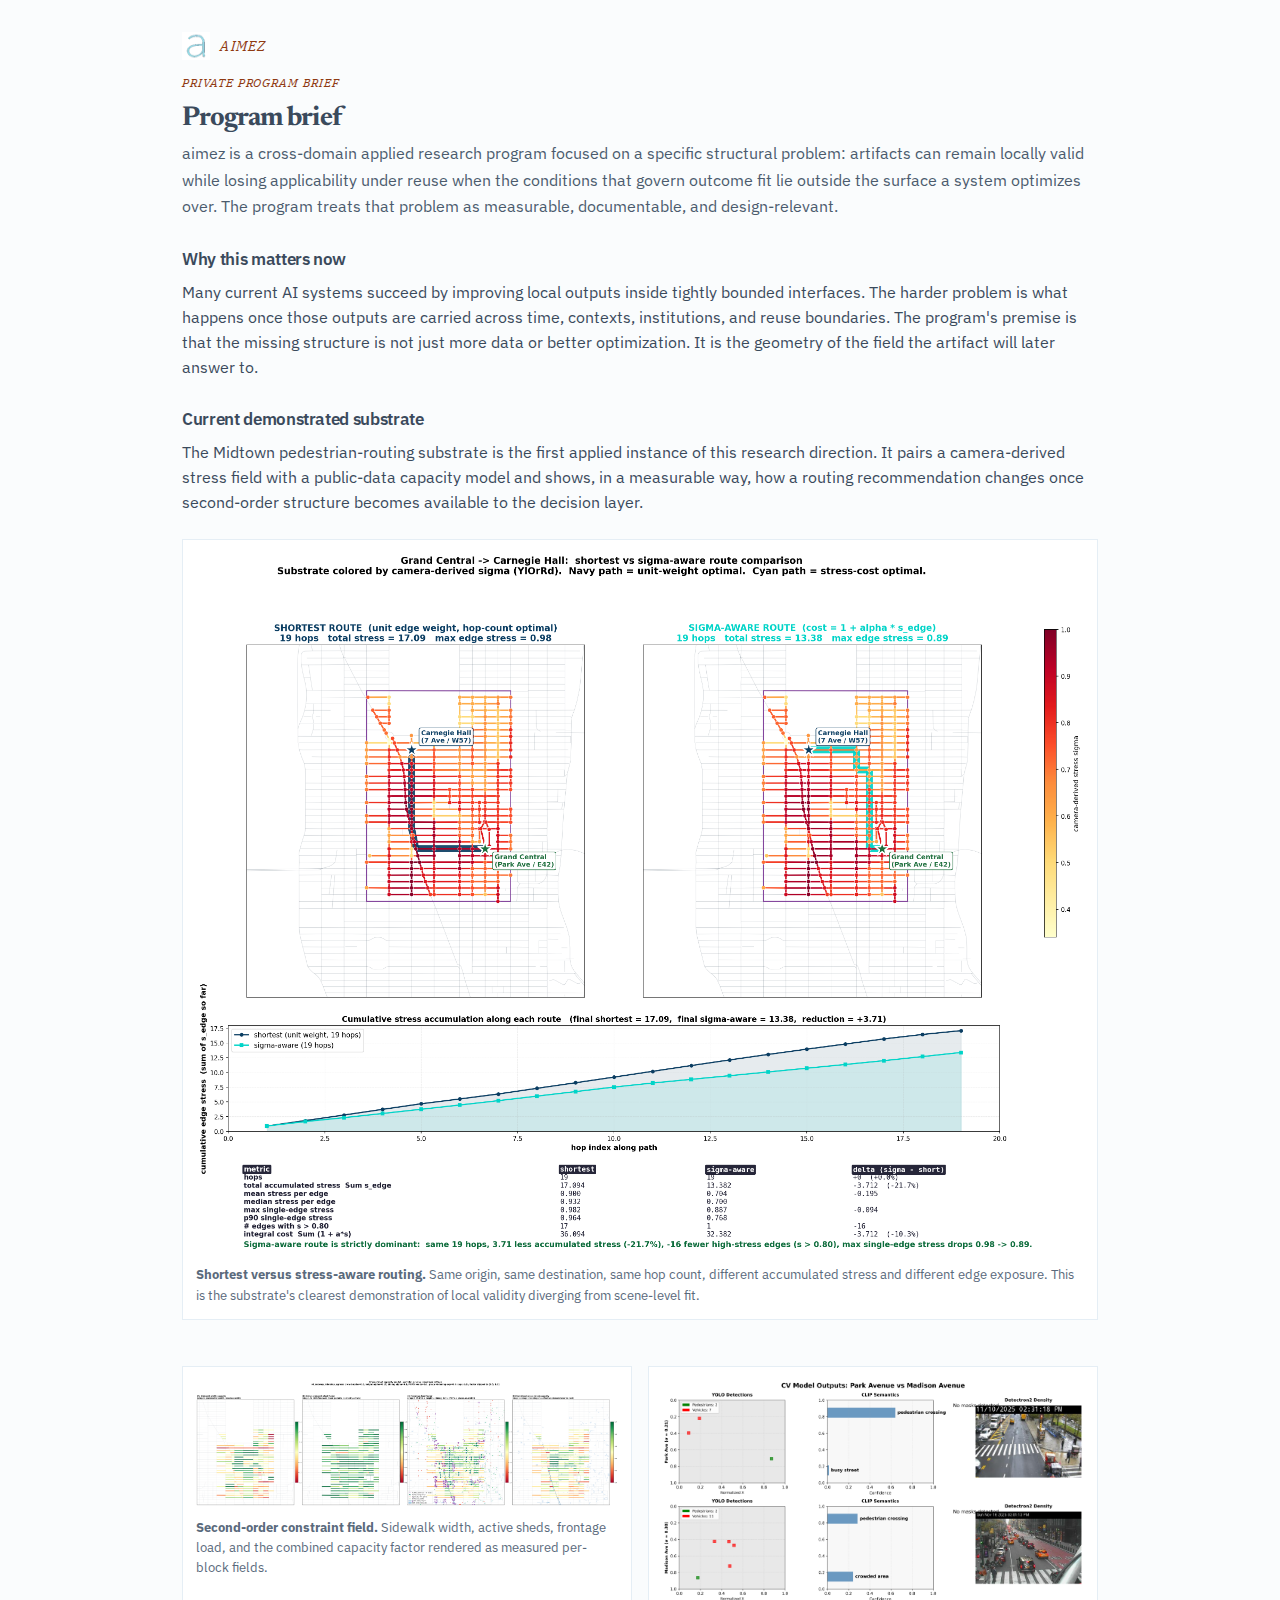
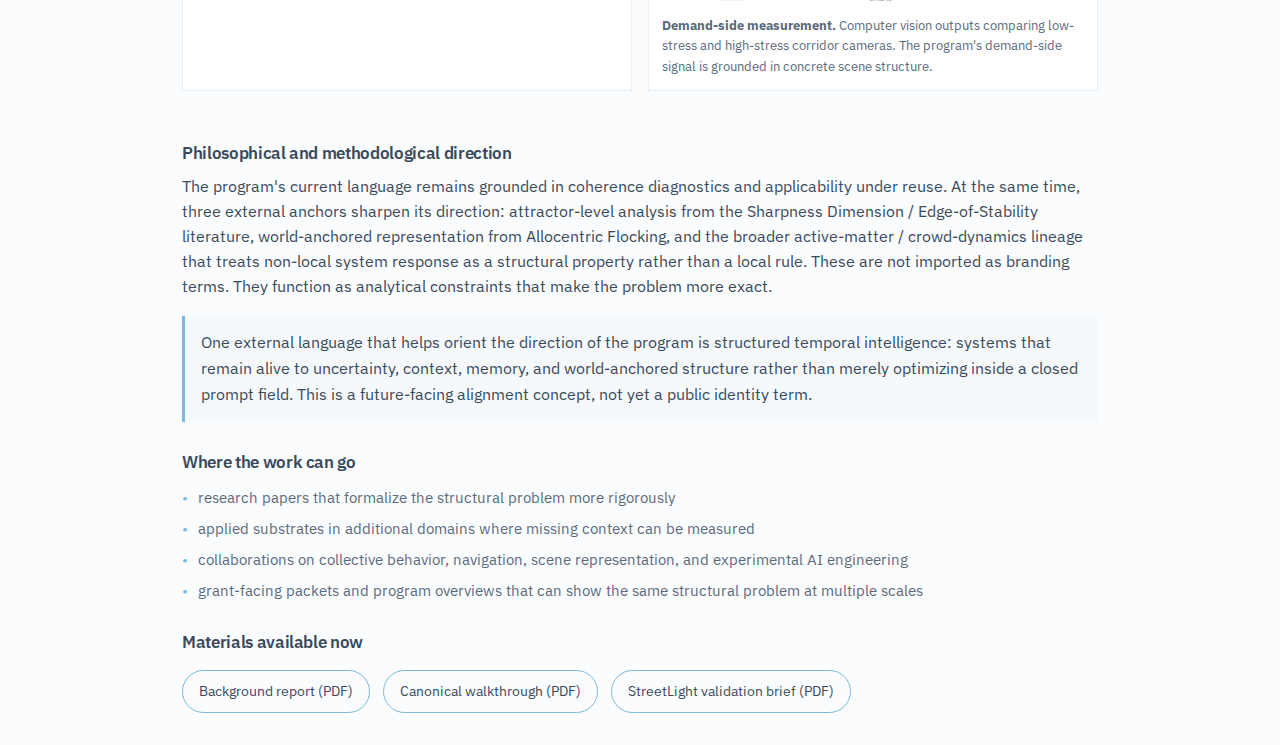
<file: docs/notes/program-brief.html>
<!DOCTYPE html>
<html lang="en">
<head>
  <meta charset="UTF-8">
  <meta name="viewport" content="width=device-width, initial-scale=1.0">
  <title>Program brief – aimez</title>
  <meta name="description" content="A polished private overview of the research program, its demonstrated mobility substrate, and the cross-domain theory anchors shaping its direction.">
  <meta property="og:type" content="website">
  <meta property="og:site_name" content="aimez">
  <meta property="og:title" content="aimez — Program brief">
  <meta property="og:description" content="A polished private overview of the research program, its demonstrated mobility substrate, and the cross-domain theory anchors shaping its direction.">
  <meta property="og:url" content="https://aimez.ai/notes/program-brief.html">
  <meta property="og:image" content="https://aimez.ai/assets/social/research_program_preview.png">
  <meta property="og:image:width" content="1200">
  <meta property="og:image:height" content="630">
  <meta name="twitter:card" content="summary_large_image">
  <meta name="twitter:title" content="aimez — Program brief">
  <meta name="twitter:description" content="A polished private overview of the research program, its demonstrated mobility substrate, and the cross-domain theory anchors shaping its direction.">
  <meta name="twitter:image" content="https://aimez.ai/assets/social/research_program_preview.png">
  <link rel="icon" href="../favicon.ico" sizes="any">
  <link rel="icon" type="image/png" sizes="32x32" href="../assets/favicons/favicon-32x32.png">
  <link rel="icon" type="image/png" sizes="16x16" href="../assets/favicons/favicon-16x16.png">
  <link rel="apple-touch-icon" sizes="180x180" href="../assets/favicons/apple-touch-icon.png">
  <link rel="manifest" href="../site.webmanifest">
  <meta name="theme-color" content="#131c2d">
  <meta name="msapplication-TileColor" content="#131c2d">
  <meta name="msapplication-config" content="../browserconfig.xml">
  <style>
    @import url('https://fonts.googleapis.com/css2?family=IBM+Plex+Sans:wght@300;400;500;600;700&family=IBM+Plex+Serif:ital,wght@0,400;0,500;0,600;1,400;1,500;1,600&family=IBM+Plex+Mono:wght@400;500;600&family=Newsreader:opsz,wght@6..72,300..800&display=swap');
    * { margin: 0; padding: 0; box-sizing: border-box; }
    body {
      font-family: "IBM Plex Sans", system-ui, -apple-system, BlinkMacSystemFont, "Segoe UI", sans-serif;
      font-weight: 400;
      line-height: 1.62;
      color: #3a4a5c;
      padding: 2rem;
      background: #fafcfd;
      max-width: 980px;
      margin: 0 auto;
    }
    h1 { font-family: "Newsreader", "IBM Plex Serif", Georgia, serif; font-size: 1.7rem; line-height: 0.98; font-weight: 700; margin-bottom: 0.5rem; letter-spacing: -0.035em; }
    h2 { font-family: "IBM Plex Sans", system-ui, -apple-system, BlinkMacSystemFont, "Segoe UI", sans-serif; font-size: 1.08rem; line-height: 1.02; letter-spacing: -0.02em; font-weight: 600; margin: 1.9rem 0 0.75rem; }
    p { margin-bottom: 1rem; font-size: 0.97rem; }
    .eyebrow { font-family: "IBM Plex Serif", Georgia, serif; font-size: 0.74rem; line-height: 1.15; letter-spacing: 0.08em; text-transform: uppercase; font-style: italic; color: #8f3a12; margin-bottom: 1rem; }
    .lede { font-size: 1.02rem; color: #4b5b6d; }
    ul { list-style: none; margin: 1rem 0; }
    li { position: relative; padding-left: 1rem; margin-bottom: 0.45rem; font-size: 0.92rem; color: #5a6a7c; }
    li::before { content: "•"; position: absolute; left: 0; color: #7eb8d8; }
    figure { margin: 1.45rem 0; background: white; border: 1px solid #e5eef5; padding: 0.8rem; overflow: hidden; min-width: 0; }
    img { display: block; width: 100%; max-width: 100%; height: auto; background: #fff; }
    figcaption { margin-top: 0.75rem; font-size: 0.82rem; color: #5a6a7c; line-height: 1.55; }
    .twocol {
      display: grid;
      grid-template-columns: repeat(2, minmax(0, 1fr));
      gap: 1rem;
    }
    @media (max-width: 860px) { .twocol { grid-template-columns: 1fr; } }
    .actions { margin-top: 1.2rem; display: flex; flex-wrap: wrap; gap: 0.8rem; }
    .actions a {
      color: #3a4a5c;
      text-decoration: none;
      border: 1px solid #7eb8d8;
      border-radius: 999px;
      padding: 0.55rem 1rem;
      font-size: 0.88rem;
      white-space: normal;
    }
    .actions a:hover { background: #eef7fc; }
    .callout {
      background: #f5f9fc;
      border-left: 3px solid #7eb8d8;
      padding: 0.9rem 1rem;
      margin: 1rem 0;
    }
    @media (max-width: 480px) {
      body { padding: 1rem; }
      h1 { font-size: 1.35rem; }
      p { font-size: 0.93rem; }
      figcaption { font-size: 0.8rem; }
    }
  
    .brandline {
      display: flex;
      align-items: center;
      gap: 0.65rem;
      margin-bottom: 1rem;
    }
    .brand-mark {
      width: 28px;
      height: 28px;
      flex: 0 0 auto;
    }
    .brand-name {
      font-family: "IBM Plex Serif", Georgia, serif;
      font-size: 0.9rem;
      line-height: 1.15;
      letter-spacing: 0.08em;
      text-transform: uppercase;
      font-style: italic;
      color: #8f3a12;
    }

  </style>
</head>
<body>
  <div class="brandline"><img class="brand-mark" src="../assets/aimez-mark.webp" alt="aimez mark"><span class="brand-name">aimez</span></div>
  <div class="eyebrow">Private program brief</div>
  <h1>Program brief</h1>
  <p class="lede">
    aimez is a cross-domain applied research program focused on a specific structural problem: artifacts can remain locally valid while losing applicability under reuse when the conditions that govern outcome fit lie outside the surface a system optimizes over. The program treats that problem as measurable, documentable, and design-relevant.
  </p>

  <h2>Why this matters now</h2>
  <p>
    Many current AI systems succeed by improving local outputs inside tightly bounded interfaces. The harder problem is what happens once those outputs are carried across time, contexts, institutions, and reuse boundaries. The program's premise is that the missing structure is not just more data or better optimization. It is the geometry of the field the artifact will later answer to.
  </p>

  <h2>Current demonstrated substrate</h2>
  <p>
    The Midtown pedestrian-routing substrate is the first applied instance of this research direction. It pairs a camera-derived stress field with a public-data capacity model and shows, in a measurable way, how a routing recommendation changes once second-order structure becomes available to the decision layer.
  </p>

  <figure>
    <img src="../assets/gallery/mobility/01_fastest_route_vs_feasible_route_comparison.png" alt="Shortest versus stress-aware route comparison">
    <figcaption>
      <strong>Shortest versus stress-aware routing.</strong> Same origin, same destination, same hop count, different accumulated stress and different edge exposure. This is the substrate's clearest demonstration of local validity diverging from scene-level fit.
    </figcaption>
  </figure>

  <div class="twocol">
    <figure>
      <img src="../assets/gallery/mobility/03_burden_overlay_capacity_layers.png" alt="Capacity overlay">
      <figcaption>
        <strong>Second-order constraint field.</strong> Sidewalk width, active sheds, frontage load, and the combined capacity factor rendered as measured per-block fields.
      </figcaption>
    </figure>
    <figure>
      <img src="../assets/gallery/cv-pipeline/cv_model_outputs_park_vs_madison.png" alt="CV pipeline outputs">
      <figcaption>
        <strong>Demand-side measurement.</strong> Computer vision outputs comparing low-stress and high-stress corridor cameras. The program's demand-side signal is grounded in concrete scene structure.
      </figcaption>
    </figure>
  </div>

  <h2>Philosophical and methodological direction</h2>
  <p>
    The program's current language remains grounded in coherence diagnostics and applicability under reuse. At the same time, three external anchors sharpen its direction: attractor-level analysis from the Sharpness Dimension / Edge-of-Stability literature, world-anchored representation from Allocentric Flocking, and the broader active-matter / crowd-dynamics lineage that treats non-local system response as a structural property rather than a local rule. These are not imported as branding terms. They function as analytical constraints that make the problem more exact.
  </p>

  <div class="callout">
    One external language that helps orient the direction of the program is structured temporal intelligence: systems that remain alive to uncertainty, context, memory, and world-anchored structure rather than merely optimizing inside a closed prompt field. This is a future-facing alignment concept, not yet a public identity term.
  </div>

  <h2>Where the work can go</h2>
  <ul>
    <li>research papers that formalize the structural problem more rigorously</li>
    <li>applied substrates in additional domains where missing context can be measured</li>
    <li>collaborations on collective behavior, navigation, scene representation, and experimental AI engineering</li>
    <li>grant-facing packets and program overviews that can show the same structural problem at multiple scales</li>
  </ul>

  <h2>Materials available now</h2>
  <div class="actions">
    <a href="../assets/gallery/documents/pax_report.pdf">Background report (PDF)</a>
    <a href="../assets/gallery/documents/gil_canonical_walkthrough_for_jen_20260424.pdf">Canonical walkthrough (PDF)</a>
    <a href="../assets/gallery/documents/streetlight_one_pager.pdf">StreetLight validation brief (PDF)</a>
  </div>
</body>
</html>
</file>
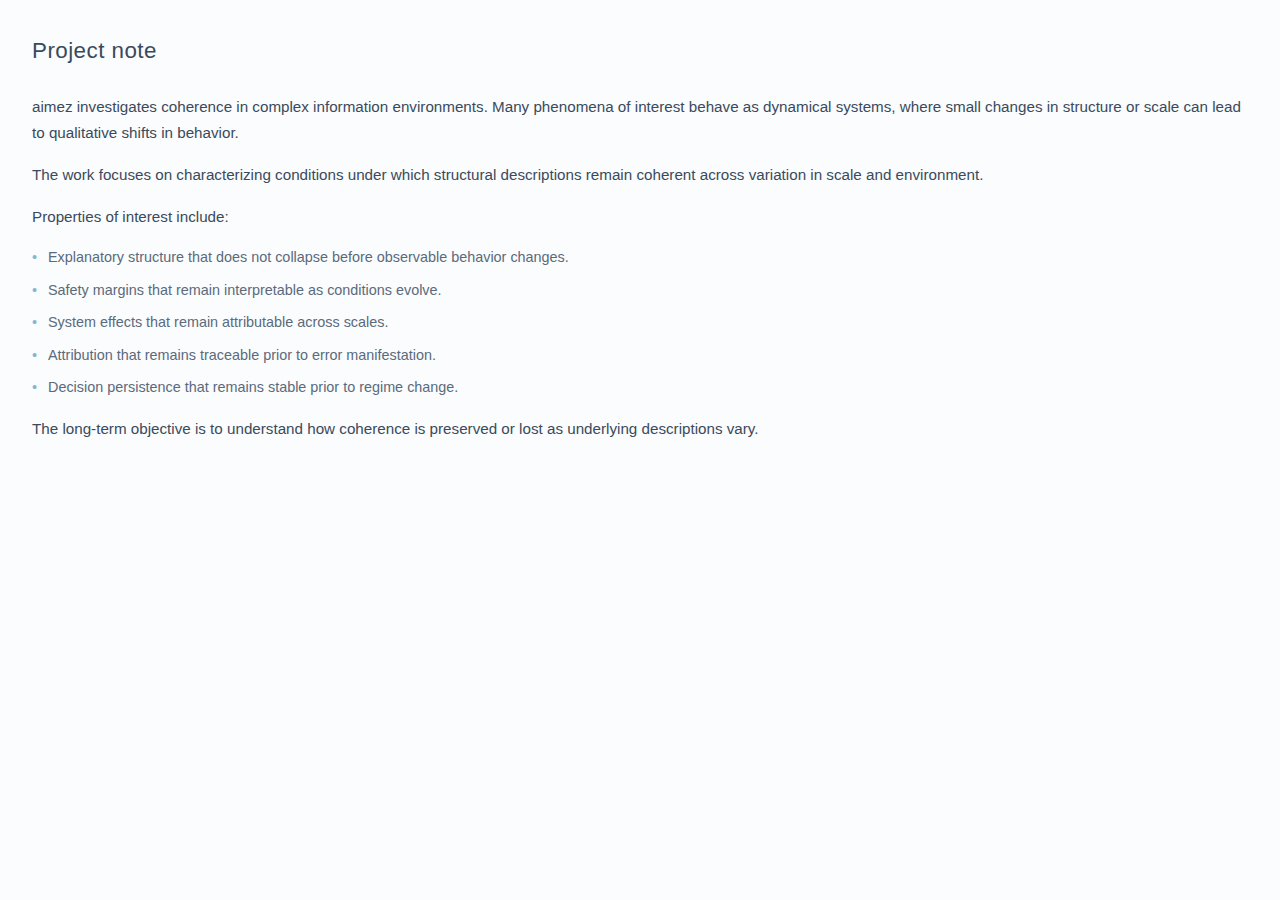
<file: docs/notes/project-note.html>
<!DOCTYPE html>
<html lang="en">
<head>
  <meta charset="UTF-8">
  <meta name="viewport" content="width=device-width, initial-scale=1.0">
  <title>Project note – aimez</title>
  <style>
    * { margin: 0; padding: 0; box-sizing: border-box; }
    body {
      font-family: "Avenir", "Avenir Next", -apple-system, sans-serif;
      font-weight: 200;
      line-height: 1.7;
      color: #3a4a5c;
      padding: 2rem;
      background: #fafcfd;
    }
    h1 {
      font-size: 1.4rem;
      font-weight: 300;
      margin-bottom: 1.5rem;
      letter-spacing: 0.02em;
    }
    p { margin-bottom: 1rem; font-size: 0.95rem; }
    ul { list-style: none; margin: 1rem 0; }
    li {
      position: relative;
      padding-left: 1rem;
      margin-bottom: 0.5rem;
      font-size: 0.9rem;
      color: #5a6a7c;
    }
    li::before {
      content: "•";
      position: absolute;
      left: 0;
      color: #7eb8d8;
    }
  </style>
</head>
<body>
  <h1>Project note</h1>
  
  <p>aimez investigates coherence in complex information environments. Many phenomena of interest behave as dynamical systems, where small changes in structure or scale can lead to qualitative shifts in behavior.</p>
  
  <p>The work focuses on characterizing conditions under which structural descriptions remain coherent across variation in scale and environment.</p>
  
  <p>Properties of interest include:</p>
  <ul>
    <li>Explanatory structure that does not collapse before observable behavior changes.</li>
    <li>Safety margins that remain interpretable as conditions evolve.</li>
    <li>System effects that remain attributable across scales.</li>
    <li>Attribution that remains traceable prior to error manifestation.</li>
    <li>Decision persistence that remains stable prior to regime change.</li>
  </ul>
  
  <p>The long-term objective is to understand how coherence is preserved or lost as underlying descriptions vary.</p>
</body>
</html>
</file>
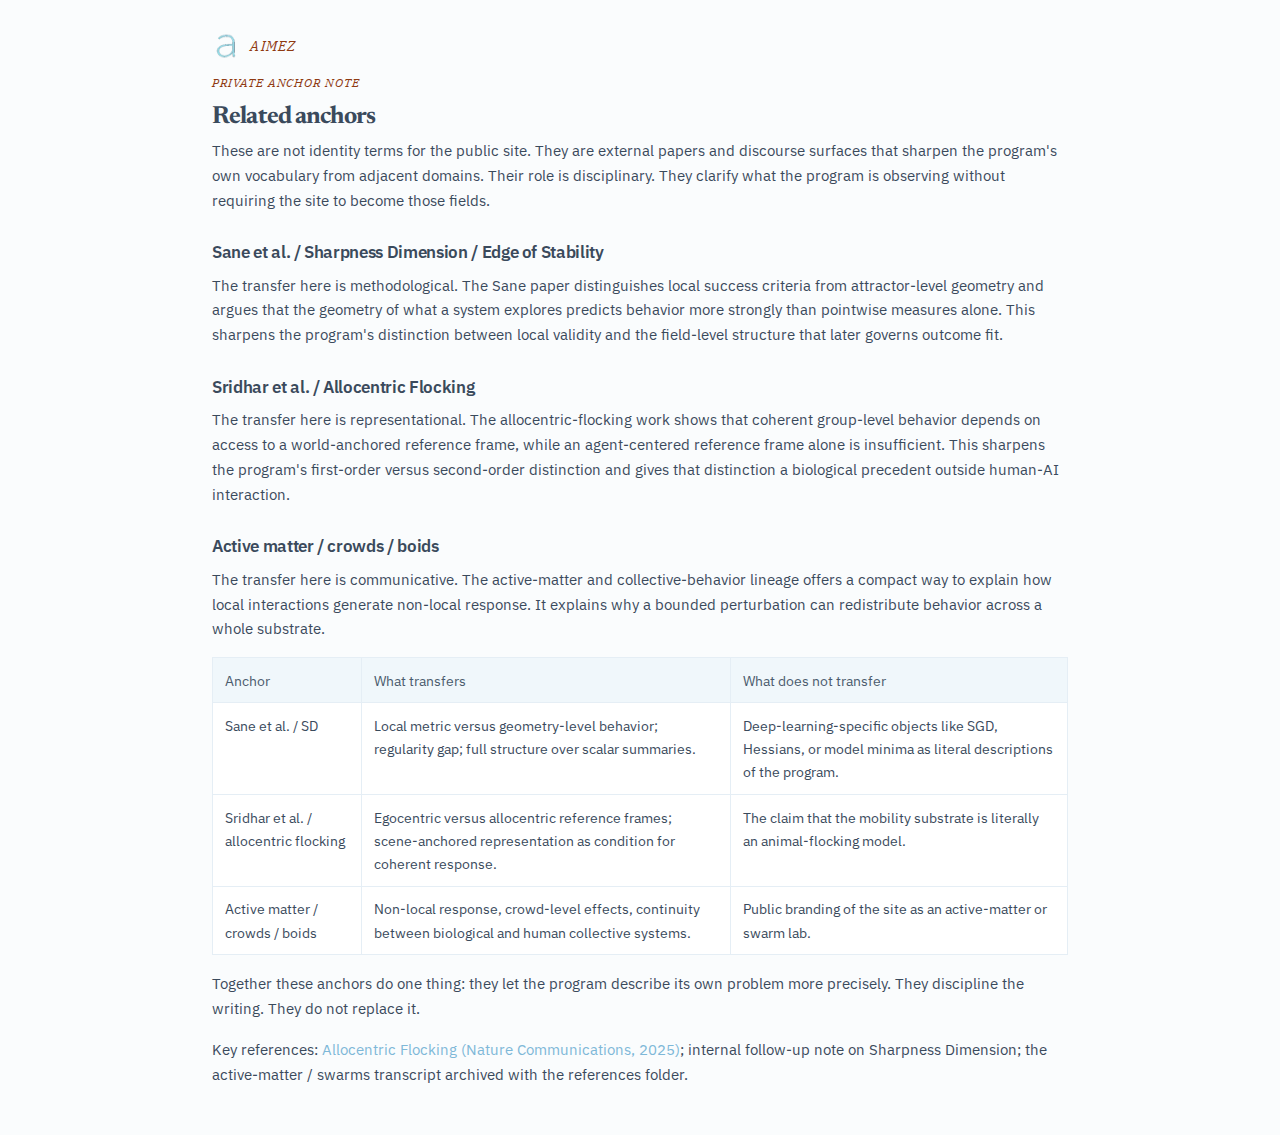
<file: docs/notes/related-anchors.html>
<!DOCTYPE html>
<html lang="en">
<head>
  <meta charset="UTF-8">
  <meta name="viewport" content="width=device-width, initial-scale=1.0">
  <title>Related anchors – aimez</title>
  <link rel="icon" href="../favicon.ico" sizes="any">
  <link rel="icon" type="image/png" sizes="32x32" href="../assets/favicons/favicon-32x32.png">
  <link rel="icon" type="image/png" sizes="16x16" href="../assets/favicons/favicon-16x16.png">
  <link rel="apple-touch-icon" sizes="180x180" href="../assets/favicons/apple-touch-icon.png">
  <link rel="manifest" href="../site.webmanifest">
  <meta name="theme-color" content="#131c2d">
  <meta name="msapplication-TileColor" content="#131c2d">
  <meta name="msapplication-config" content="../browserconfig.xml">
  <style>
    @import url('https://fonts.googleapis.com/css2?family=IBM+Plex+Sans:wght@300;400;500;600;700&family=IBM+Plex+Serif:ital,wght@0,400;0,500;0,600;1,400;1,500;1,600&family=IBM+Plex+Mono:wght@400;500;600&family=Newsreader:opsz,wght@6..72,300..800&display=swap');
    * { margin: 0; padding: 0; box-sizing: border-box; }
    body {
      font-family: "IBM Plex Sans", system-ui, -apple-system, BlinkMacSystemFont, "Segoe UI", sans-serif;
      font-weight: 400;
      line-height: 1.62;
      color: #3a4a5c;
      padding: 2rem;
      background: #fafcfd;
      max-width: 920px;
      margin: 0 auto;
    }
    h1 { font-family: "Newsreader", "IBM Plex Serif", Georgia, serif; font-size: 1.55rem; line-height: 0.98; font-weight: 700; margin-bottom: 0.5rem; letter-spacing: -0.035em; }
    h2 { font-family: "IBM Plex Sans", system-ui, -apple-system, BlinkMacSystemFont, "Segoe UI", sans-serif; font-size: 1.08rem; line-height: 1.02; letter-spacing: -0.02em; font-weight: 600; margin: 1.9rem 0 0.75rem; }
    p { margin-bottom: 1rem; font-size: 0.96rem; }
    .eyebrow { font-family: "IBM Plex Serif", Georgia, serif; font-size: 0.74rem; line-height: 1.15; letter-spacing: 0.08em; text-transform: uppercase; font-style: italic; color: #8f3a12; margin-bottom: 1rem; }
    table { border-collapse: collapse; width: 100%; margin: 1rem 0; font-size: 0.9rem; background: white; }
    th, td { border: 1px solid #e5eef5; padding: 0.65rem 0.75rem; text-align: left; vertical-align: top; }
    th { background: #f0f7fb; font-weight: 400; color: #4b5b6d; }
    a { color: #7eb8d8; text-decoration: none; }
    a:hover { text-decoration: underline; }
  
    .brandline {
      display: flex;
      align-items: center;
      gap: 0.65rem;
      margin-bottom: 1rem;
    }
    .brand-mark {
      width: 28px;
      height: 28px;
      flex: 0 0 auto;
    }
    .brand-name {
      font-family: "IBM Plex Serif", Georgia, serif;
      font-size: 0.9rem;
      line-height: 1.15;
      letter-spacing: 0.08em;
      text-transform: uppercase;
      font-style: italic;
      color: #8f3a12;
    }

  </style>
</head>
<body>
  <div class="brandline"><img class="brand-mark" src="../assets/aimez-mark.webp" alt="aimez mark"><span class="brand-name">aimez</span></div>
  <div class="eyebrow">Private anchor note</div>
  <h1>Related anchors</h1>
  <p>
    These are not identity terms for the public site. They are external papers and discourse surfaces that sharpen the program's own vocabulary from adjacent domains. Their role is disciplinary. They clarify what the program is observing without requiring the site to become those fields.
  </p>

  <h2>Sane et al. / Sharpness Dimension / Edge of Stability</h2>
  <p>
    The transfer here is methodological. The Sane paper distinguishes local success criteria from attractor-level geometry and argues that the geometry of what a system explores predicts behavior more strongly than pointwise measures alone. This sharpens the program's distinction between local validity and the field-level structure that later governs outcome fit.
  </p>

  <h2>Sridhar et al. / Allocentric Flocking</h2>
  <p>
    The transfer here is representational. The allocentric-flocking work shows that coherent group-level behavior depends on access to a world-anchored reference frame, while an agent-centered reference frame alone is insufficient. This sharpens the program's first-order versus second-order distinction and gives that distinction a biological precedent outside human-AI interaction.
  </p>

  <h2>Active matter / crowds / boids</h2>
  <p>
    The transfer here is communicative. The active-matter and collective-behavior lineage offers a compact way to explain how local interactions generate non-local response. It explains why a bounded perturbation can redistribute behavior across a whole substrate.
  </p>

  <table>
    <thead>
      <tr>
        <th>Anchor</th>
        <th>What transfers</th>
        <th>What does not transfer</th>
      </tr>
    </thead>
    <tbody>
      <tr>
        <td>Sane et al. / SD</td>
        <td>Local metric versus geometry-level behavior; regularity gap; full structure over scalar summaries.</td>
        <td>Deep-learning-specific objects like SGD, Hessians, or model minima as literal descriptions of the program.</td>
      </tr>
      <tr>
        <td>Sridhar et al. / allocentric flocking</td>
        <td>Egocentric versus allocentric reference frames; scene-anchored representation as condition for coherent response.</td>
        <td>The claim that the mobility substrate is literally an animal-flocking model.</td>
      </tr>
      <tr>
        <td>Active matter / crowds / boids</td>
        <td>Non-local response, crowd-level effects, continuity between biological and human collective systems.</td>
        <td>Public branding of the site as an active-matter or swarm lab.</td>
      </tr>
    </tbody>
  </table>

  <p>
    Together these anchors do one thing: they let the program describe its own problem more precisely. They discipline the writing. They do not replace it.
  </p>

  <p>
    Key references: <a href="https://www.nature.com/articles/s41467-025-64676-5">Allocentric Flocking (Nature Communications, 2025)</a>; internal follow-up note on Sharpness Dimension; the active-matter / swarms transcript archived with the references folder.
  </p>
</body>
</html>
</file>
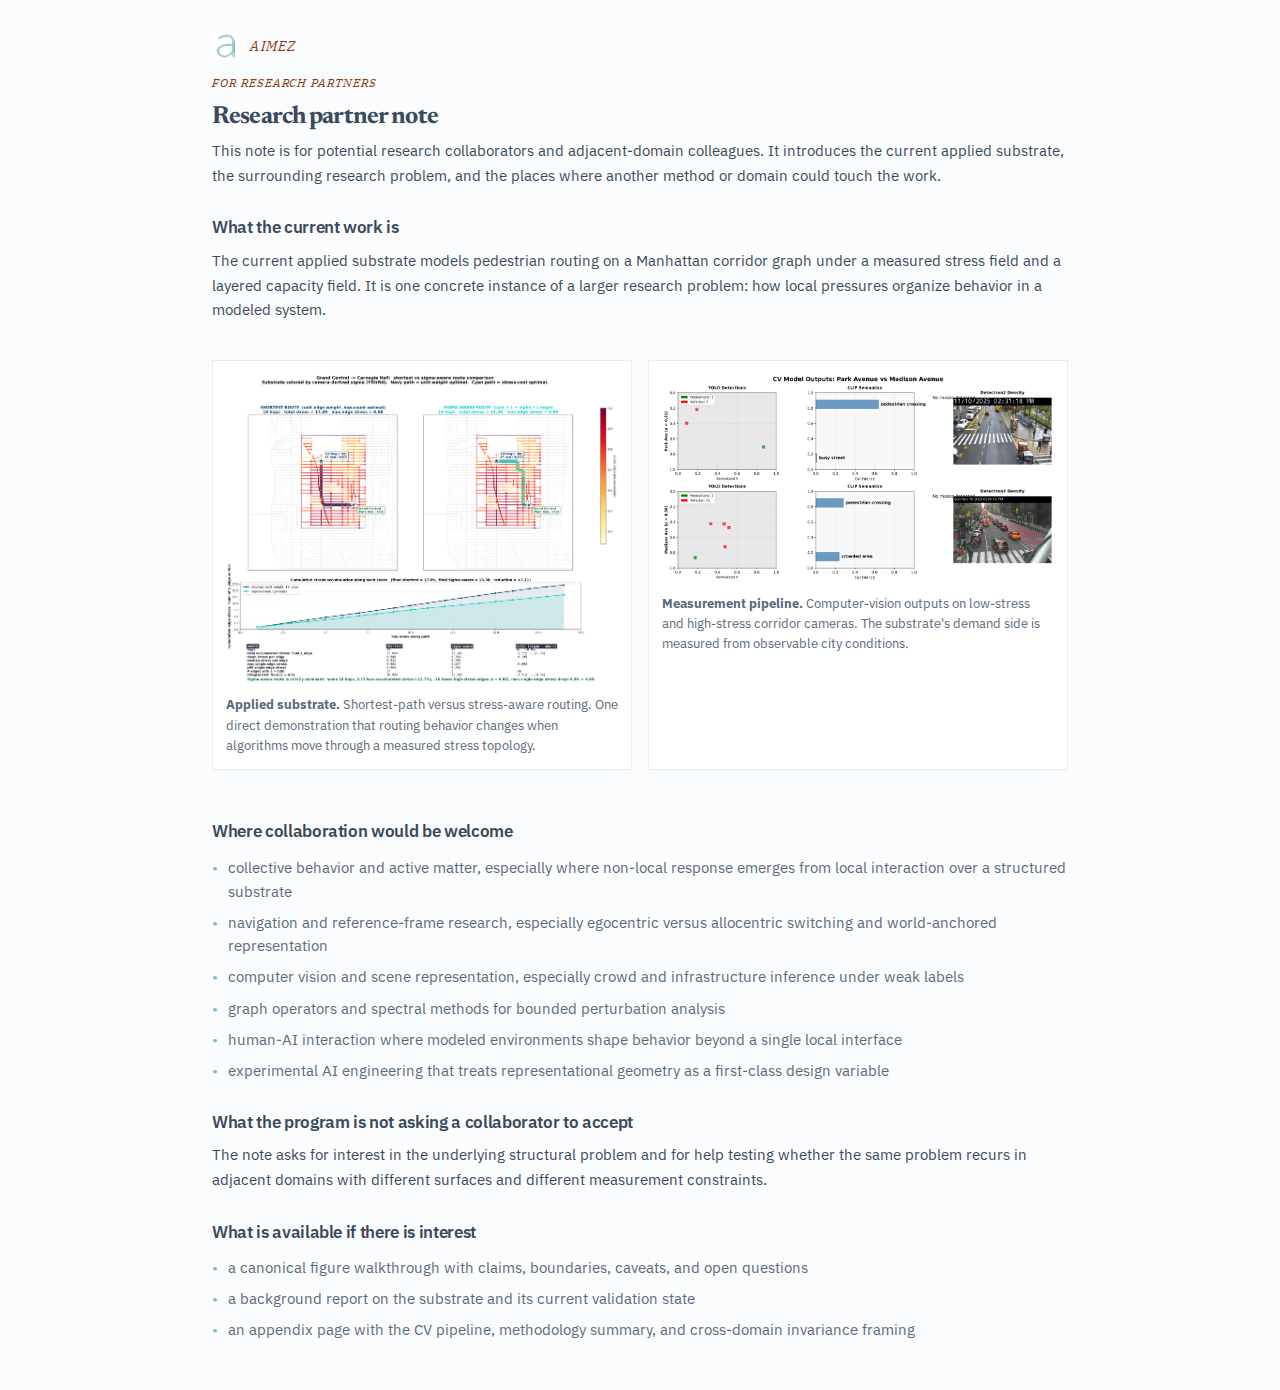
<file: docs/notes/research-partner.html>
<!DOCTYPE html>
<html lang="en">
<head>
  <meta charset="UTF-8">
  <meta name="viewport" content="width=device-width, initial-scale=1.0">
  <title>Research partner note – aimez</title>
  <meta name="description" content="A collaborator-facing note on the mobility substrate, adjacent methods, and areas where cross-domain collaboration would be welcome.">
  <meta property="og:type" content="website">
  <meta property="og:site_name" content="aimez">
  <meta property="og:title" content="aimez - Research partner note">
  <meta property="og:description" content="A collaborator-facing note on the mobility substrate, adjacent methods, and areas where cross-domain collaboration would be welcome.">
  <meta property="og:url" content="https://aimez.ai/notes/research-partner.html">
  <meta property="og:image" content="https://aimez.ai/assets/social/research_program_preview.png">
  <meta property="og:image:width" content="1200">
  <meta property="og:image:height" content="630">
  <meta name="twitter:card" content="summary_large_image">
  <meta name="twitter:title" content="aimez - Research partner note">
  <meta name="twitter:description" content="A collaborator-facing note on the mobility substrate, adjacent methods, and areas where cross-domain collaboration would be welcome.">
  <meta name="twitter:image" content="https://aimez.ai/assets/social/research_program_preview.png">
  <link rel="icon" href="../favicon.ico" sizes="any">
  <link rel="icon" type="image/png" sizes="32x32" href="../assets/favicons/favicon-32x32.png">
  <link rel="icon" type="image/png" sizes="16x16" href="../assets/favicons/favicon-16x16.png">
  <link rel="apple-touch-icon" sizes="180x180" href="../assets/favicons/apple-touch-icon.png">
  <link rel="manifest" href="../site.webmanifest">
  <meta name="theme-color" content="#131c2d">
  <meta name="msapplication-TileColor" content="#131c2d">
  <meta name="msapplication-config" content="../browserconfig.xml">
  <style>
    @import url('https://fonts.googleapis.com/css2?family=IBM+Plex+Sans:wght@300;400;500;600;700&family=IBM+Plex+Serif:ital,wght@0,400;0,500;0,600;1,400;1,500;1,600&family=IBM+Plex+Mono:wght@400;500;600&family=Newsreader:opsz,wght@6..72,300..800&display=swap');
    * { margin: 0; padding: 0; box-sizing: border-box; }
    body {
      font-family: "IBM Plex Sans", system-ui, -apple-system, BlinkMacSystemFont, "Segoe UI", sans-serif;
      font-weight: 400;
      line-height: 1.62;
      color: #3a4a5c;
      padding: 2rem;
      background: #fafcfd;
      max-width: 920px;
      margin: 0 auto;
    }
    h1 { font-family: "Newsreader", "IBM Plex Serif", Georgia, serif; font-size: 1.55rem; line-height: 0.98; font-weight: 700; margin-bottom: 0.5rem; letter-spacing: -0.035em; }
    h2 { font-family: "IBM Plex Sans", system-ui, -apple-system, BlinkMacSystemFont, "Segoe UI", sans-serif; font-size: 1.08rem; line-height: 1.02; letter-spacing: -0.02em; font-weight: 600; margin: 1.9rem 0 0.75rem; }
    p { margin-bottom: 1rem; font-size: 0.96rem; }
    .eyebrow { font-family: "IBM Plex Serif", Georgia, serif; font-size: 0.74rem; line-height: 1.15; letter-spacing: 0.08em; text-transform: uppercase; font-style: italic; color: #8f3a12; margin-bottom: 1rem; }
    ul { list-style: none; margin: 1rem 0; }
    li { position: relative; padding-left: 1rem; margin-bottom: 0.45rem; font-size: 0.92rem; color: #5a6a7c; }
    li::before { content: "•"; position: absolute; left: 0; color: #7eb8d8; }
    figure { margin: 1.35rem 0; background: white; border: 1px solid #e5eef5; padding: 0.8rem; }
    img { display: block; width: 100%; height: auto; background: #fff; }
    figcaption { margin-top: 0.75rem; font-size: 0.82rem; color: #5a6a7c; line-height: 1.55; }
    .twocol {
      display: grid;
      grid-template-columns: repeat(2, minmax(0, 1fr));
      gap: 1rem;
    }
    @media (max-width: 800px) { .twocol { grid-template-columns: 1fr; } }
  
    .brandline {
      display: flex;
      align-items: center;
      gap: 0.65rem;
      margin-bottom: 1rem;
    }
    .brand-mark {
      width: 28px;
      height: 28px;
      flex: 0 0 auto;
    }
    .brand-name {
      font-family: "IBM Plex Serif", Georgia, serif;
      font-size: 0.9rem;
      line-height: 1.15;
      letter-spacing: 0.08em;
      text-transform: uppercase;
      font-style: italic;
      color: #8f3a12;
    }

  </style>
</head>
<body>
  <div class="brandline"><img class="brand-mark" src="../assets/aimez-mark.webp" alt="aimez mark"><span class="brand-name">aimez</span></div>
  <div class="eyebrow">For research partners</div>
  <h1>Research partner note</h1>
  <p>
    This note is for potential research collaborators and adjacent-domain colleagues. It introduces the current applied substrate, the surrounding research problem, and the places where another method or domain could touch the work.
  </p>

  <h2>What the current work is</h2>
  <p>
    The current applied substrate models pedestrian routing on a Manhattan corridor graph under a measured stress field and a layered capacity field. It is one concrete instance of a larger research problem: how local pressures organize behavior in a modeled system.
  </p>

  <div class="twocol">
    <figure>
      <img src="../assets/gallery/mobility/01_fastest_route_vs_feasible_route_comparison.png" alt="Route comparison">
      <figcaption>
        <strong>Applied substrate.</strong> Shortest-path versus stress-aware routing. One direct demonstration that routing behavior changes when algorithms move through a measured stress topology.
      </figcaption>
    </figure>
    <figure>
      <img src="../assets/gallery/cv-pipeline/cv_model_outputs_park_vs_madison.png" alt="CV model outputs">
      <figcaption>
        <strong>Measurement pipeline.</strong> Computer-vision outputs on low-stress and high-stress corridor cameras. The substrate's demand side is measured from observable city conditions.
      </figcaption>
    </figure>
  </div>

  <h2>Where collaboration would be welcome</h2>
  <ul>
    <li>collective behavior and active matter, especially where non-local response emerges from local interaction over a structured substrate</li>
    <li>navigation and reference-frame research, especially egocentric versus allocentric switching and world-anchored representation</li>
    <li>computer vision and scene representation, especially crowd and infrastructure inference under weak labels</li>
    <li>graph operators and spectral methods for bounded perturbation analysis</li>
    <li>human-AI interaction where modeled environments shape behavior beyond a single local interface</li>
    <li>experimental AI engineering that treats representational geometry as a first-class design variable</li>
  </ul>

  <h2>What the program is not asking a collaborator to accept</h2>
  <p>
    The note asks for interest in the underlying structural problem and for help testing whether the same problem recurs in adjacent domains with different surfaces and different measurement constraints.
  </p>

  <h2>What is available if there is interest</h2>
  <ul>
    <li>a canonical figure walkthrough with claims, boundaries, caveats, and open questions</li>
    <li>a background report on the substrate and its current validation state</li>
    <li>an appendix page with the CV pipeline, methodology summary, and cross-domain invariance framing</li>
  </ul>
</body>
</html>
</file>
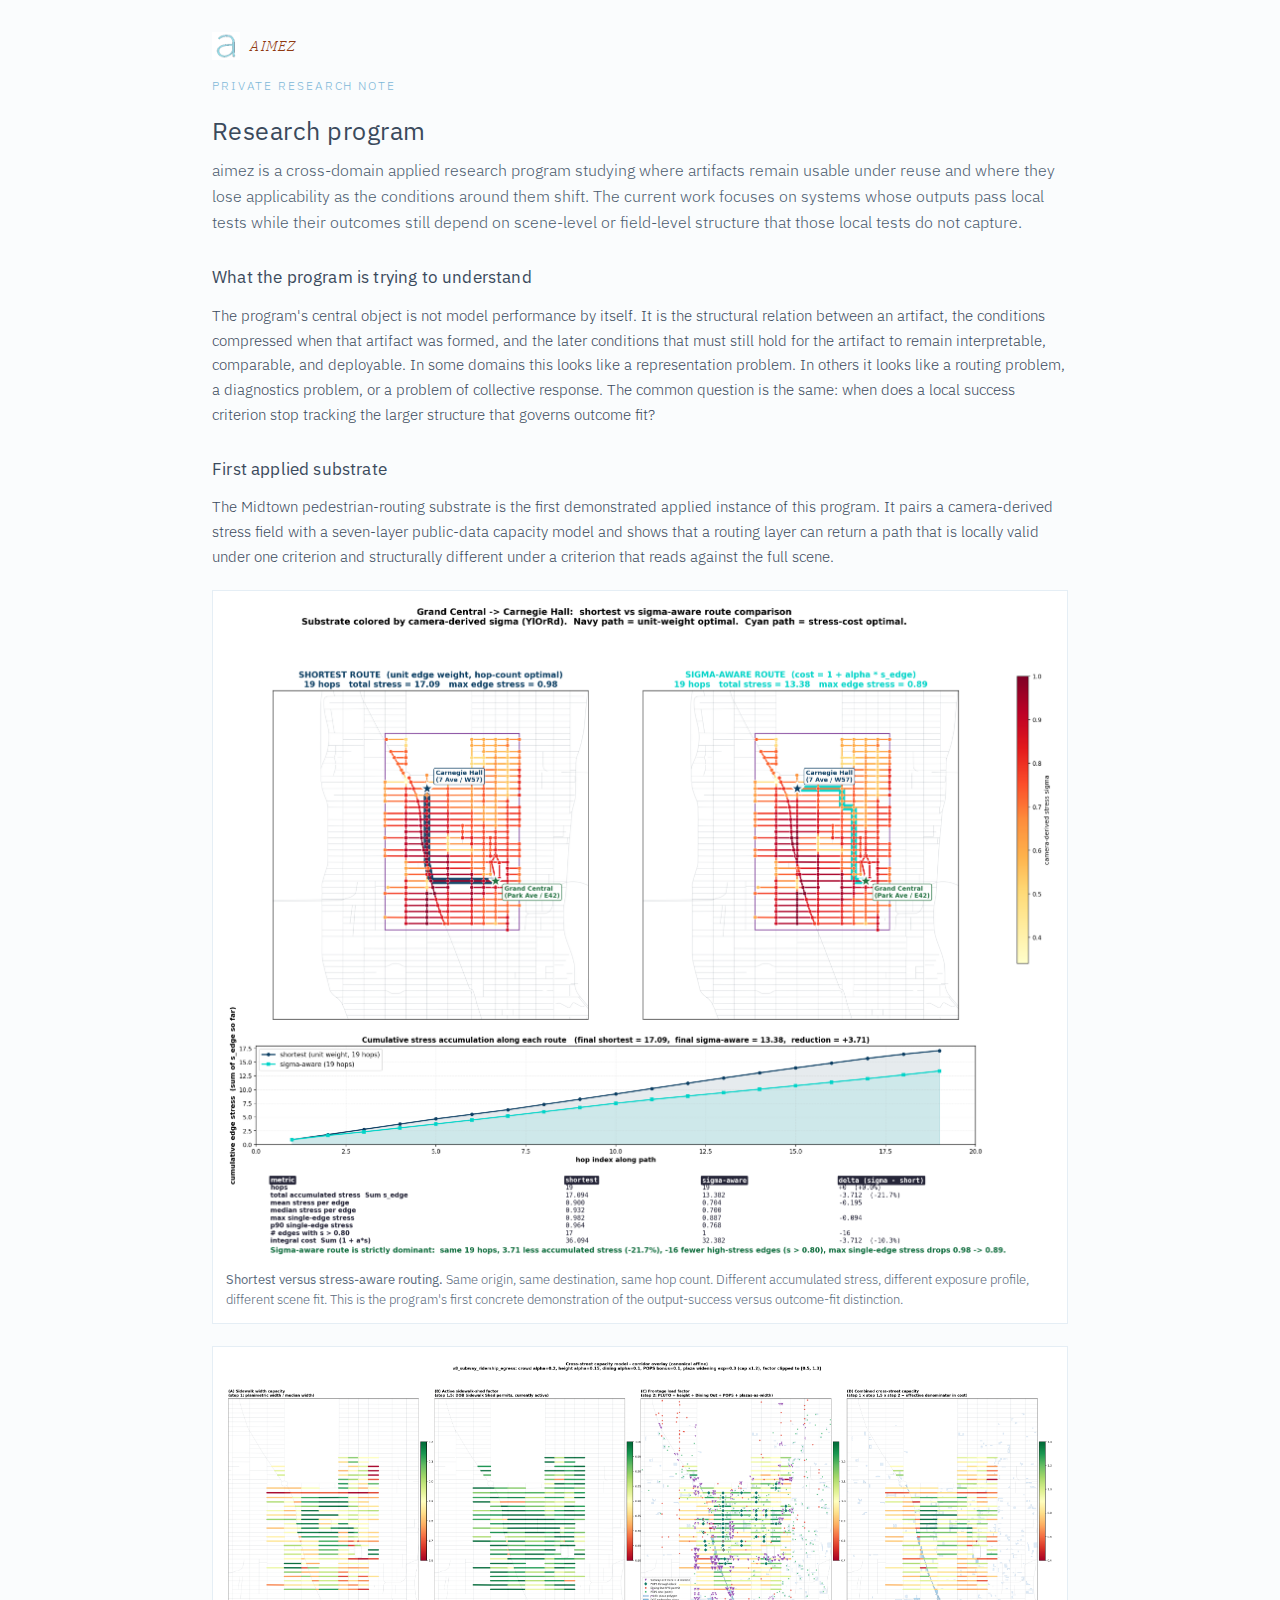
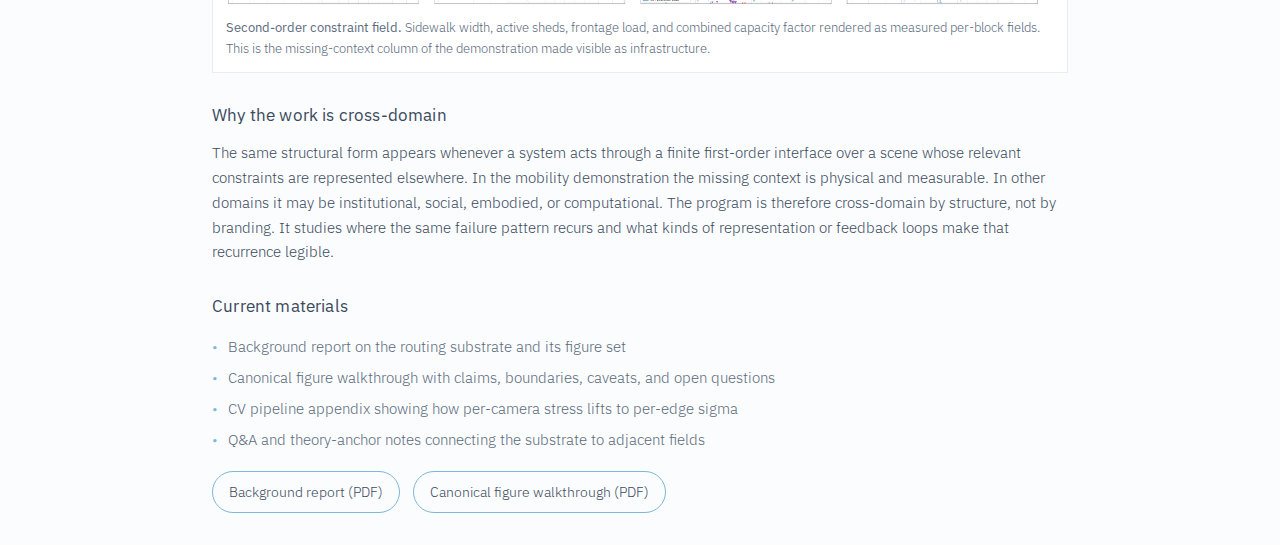
<file: docs/notes/research-program.html>
<!DOCTYPE html>
<html lang="en">
<head>
  <meta charset="UTF-8">
  <meta name="viewport" content="width=device-width, initial-scale=1.0">
  <title>Research program – aimez</title>
  <link rel="icon" href="../favicon.ico" sizes="any">
  <link rel="icon" type="image/png" sizes="32x32" href="../assets/favicons/favicon-32x32.png">
  <link rel="icon" type="image/png" sizes="16x16" href="../assets/favicons/favicon-16x16.png">
  <link rel="apple-touch-icon" sizes="180x180" href="../assets/favicons/apple-touch-icon.png">
  <link rel="manifest" href="../site.webmanifest">
  <meta name="theme-color" content="#131c2d">
  <meta name="msapplication-TileColor" content="#131c2d">
  <meta name="msapplication-config" content="../browserconfig.xml">
  <style>
    @import url('https://fonts.googleapis.com/css2?family=IBM+Plex+Sans:wght@300;400;500;600;700&family=IBM+Plex+Serif:ital,wght@0,400;0,500;0,600;1,400;1,500;1,600&family=IBM+Plex+Mono:wght@400;500;600&family=Newsreader:opsz,wght@6..72,300..800&display=swap');
    * { margin: 0; padding: 0; box-sizing: border-box; }
    body {
      font-family: "IBM Plex Sans", system-ui, -apple-system, BlinkMacSystemFont, "Segoe UI", sans-serif;
      font-weight: 300;
      line-height: 1.62;
      color: #3a4a5c;
      padding: 2rem;
      background: #fafcfd;
      max-width: 920px;
      margin: 0 auto;
    }
    h1 { font-size: 1.55rem; font-weight: 400; margin-bottom: 0.4rem; letter-spacing: 0.02em; }
    h2 { font-size: 1.05rem; font-weight: 400; margin: 1.8rem 0 0.7rem; letter-spacing: 0.01em; }
    p { margin-bottom: 1rem; font-size: 0.96rem; }
    .eyebrow { font-size: 0.74rem; letter-spacing: 0.16em; text-transform: uppercase; color: #7eb8d8; margin-bottom: 1rem; }
    .lede { color: #4b5b6d; font-size: 1rem; }
    ul { list-style: none; margin: 0.9rem 0; }
    li { position: relative; padding-left: 1rem; margin-bottom: 0.45rem; font-size: 0.92rem; color: #5a6a7c; }
    li::before { content: "•"; position: absolute; left: 0; color: #7eb8d8; }
    figure { margin: 1.35rem 0; background: white; border: 1px solid #e5eef5; padding: 0.8rem; }
    img { display: block; width: 100%; height: auto; background: #fff; }
    figcaption { margin-top: 0.75rem; font-size: 0.82rem; color: #5a6a7c; line-height: 1.55; }
    .actions { margin-top: 1.2rem; display: flex; flex-wrap: wrap; gap: 0.8rem; }
    .actions a {
      color: #3a4a5c;
      text-decoration: none;
      border: 1px solid #7eb8d8;
      border-radius: 999px;
      padding: 0.55rem 1rem;
      font-size: 0.88rem;
    }
    .actions a:hover { background: #eef7fc; }
  
    .brandline {
      display: flex;
      align-items: center;
      gap: 0.65rem;
      margin-bottom: 1rem;
    }
    .brand-mark {
      width: 28px;
      height: 28px;
      flex: 0 0 auto;
    }
    .brand-name {
      font-family: "IBM Plex Sans", system-ui, -apple-system, BlinkMacSystemFont, "Segoe UI", sans-serif;
      font-family: "IBM Plex Serif", Georgia, serif;
      font-size: 0.9rem;
      line-height: 1.15;
      letter-spacing: 0.08em;
      text-transform: uppercase;
      font-style: italic;
      color: #8f3a12;
    }

  </style>
</head>
<body>
  <div class="brandline"><img class="brand-mark" src="../assets/aimez-mark.webp" alt="aimez mark"><span class="brand-name">aimez</span></div>
  <div class="eyebrow">Private research note</div>
  <h1>Research program</h1>
  <p class="lede">
    aimez is a cross-domain applied research program studying where artifacts remain usable under reuse and where they lose applicability as the conditions around them shift. The current work focuses on systems whose outputs pass local tests while their outcomes still depend on scene-level or field-level structure that those local tests do not capture.
  </p>

  <h2>What the program is trying to understand</h2>
  <p>
    The program's central object is not model performance by itself. It is the structural relation between an artifact, the conditions compressed when that artifact was formed, and the later conditions that must still hold for the artifact to remain interpretable, comparable, and deployable. In some domains this looks like a representation problem. In others it looks like a routing problem, a diagnostics problem, or a problem of collective response. The common question is the same: when does a local success criterion stop tracking the larger structure that governs outcome fit?
  </p>

  <h2>First applied substrate</h2>
  <p>
    The Midtown pedestrian-routing substrate is the first demonstrated applied instance of this program. It pairs a camera-derived stress field with a seven-layer public-data capacity model and shows that a routing layer can return a path that is locally valid under one criterion and structurally different under a criterion that reads against the full scene.
  </p>

  <figure>
    <img src="../assets/gallery/mobility/01_fastest_route_vs_feasible_route_comparison.png" alt="Shortest versus stress-aware route comparison">
    <figcaption>
      <strong>Shortest versus stress-aware routing.</strong> Same origin, same destination, same hop count. Different accumulated stress, different exposure profile, different scene fit. This is the program's first concrete demonstration of the output-success versus outcome-fit distinction.
    </figcaption>
  </figure>

  <figure>
    <img src="../assets/gallery/mobility/03_burden_overlay_capacity_layers.png" alt="Cross-street capacity overlay">
    <figcaption>
      <strong>Second-order constraint field.</strong> Sidewalk width, active sheds, frontage load, and combined capacity factor rendered as measured per-block fields. This is the missing-context column of the demonstration made visible as infrastructure.
    </figcaption>
  </figure>

  <h2>Why the work is cross-domain</h2>
  <p>
    The same structural form appears whenever a system acts through a finite first-order interface over a scene whose relevant constraints are represented elsewhere. In the mobility demonstration the missing context is physical and measurable. In other domains it may be institutional, social, embodied, or computational. The program is therefore cross-domain by structure, not by branding. It studies where the same failure pattern recurs and what kinds of representation or feedback loops make that recurrence legible.
  </p>

  <h2>Current materials</h2>
  <ul>
    <li>Background report on the routing substrate and its figure set</li>
    <li>Canonical figure walkthrough with claims, boundaries, caveats, and open questions</li>
    <li>CV pipeline appendix showing how per-camera stress lifts to per-edge sigma</li>
    <li>Q&amp;A and theory-anchor notes connecting the substrate to adjacent fields</li>
  </ul>

  <div class="actions">
    <a href="../assets/gallery/documents/pax_report.pdf">Background report (PDF)</a>
    <a href="../assets/gallery/documents/gil_canonical_walkthrough_for_jen_20260424.pdf">Canonical figure walkthrough (PDF)</a>
  </div>
</body>
</html>
</file>
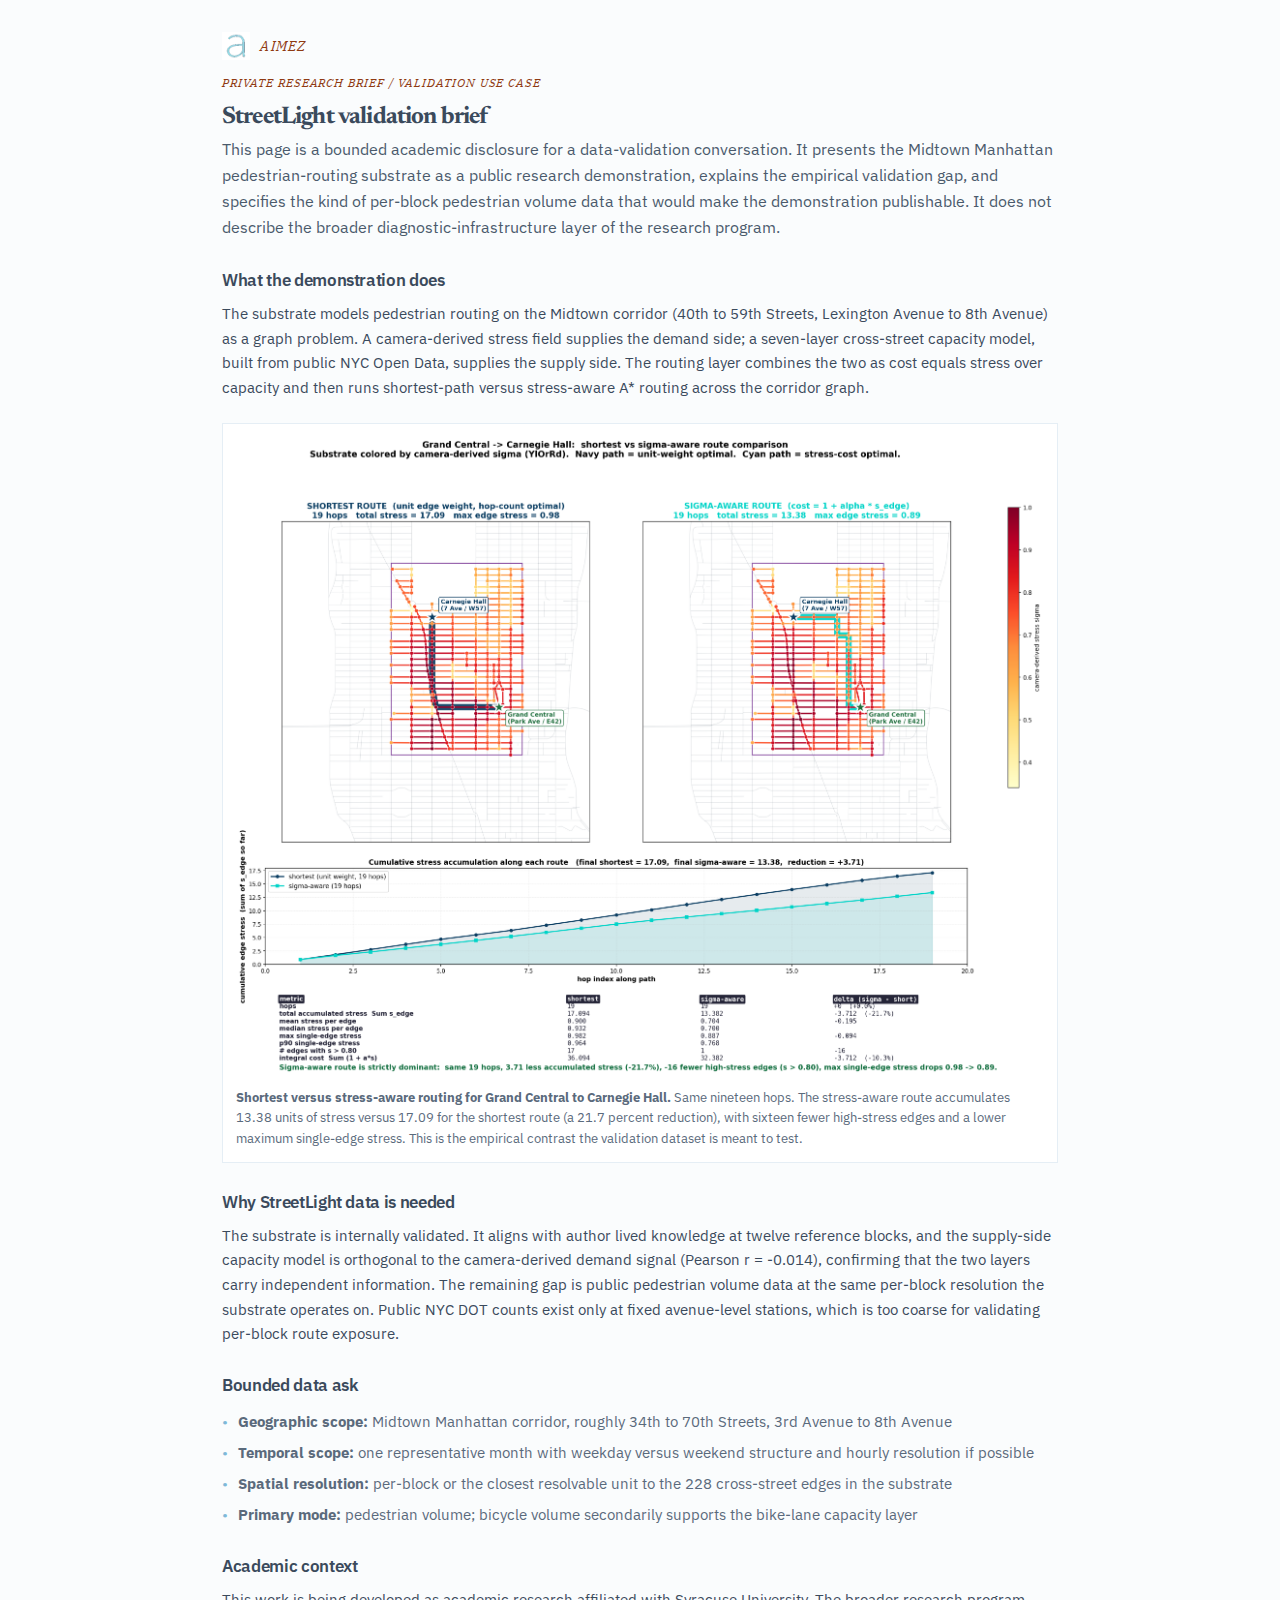
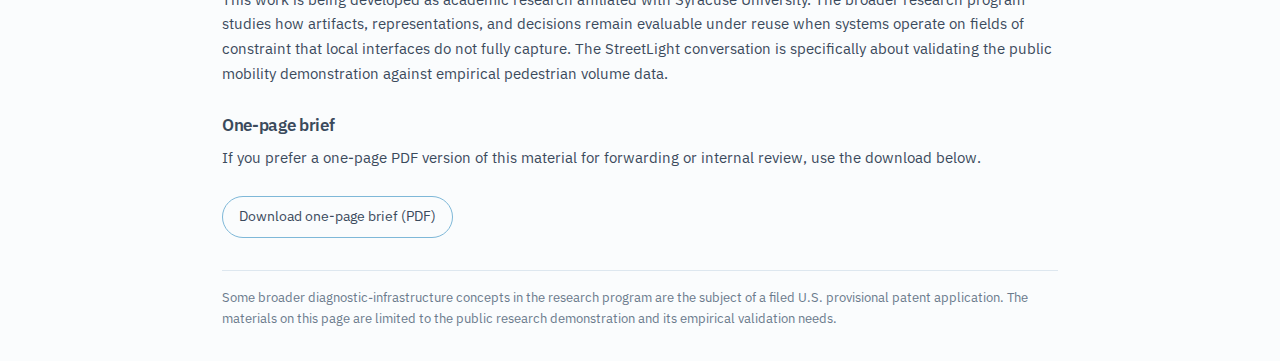
<file: docs/notes/streetlight-brief.html>
<!DOCTYPE html>
<html lang="en">
<head>
  <meta charset="UTF-8">
  <meta name="viewport" content="width=device-width, initial-scale=1.0">
  <title>StreetLight validation brief – aimez</title>
  <link rel="icon" href="../favicon.ico" sizes="any">
  <link rel="icon" type="image/png" sizes="32x32" href="../assets/favicons/favicon-32x32.png">
  <link rel="icon" type="image/png" sizes="16x16" href="../assets/favicons/favicon-16x16.png">
  <link rel="apple-touch-icon" sizes="180x180" href="../assets/favicons/apple-touch-icon.png">
  <link rel="manifest" href="../site.webmanifest">
  <meta name="theme-color" content="#131c2d">
  <meta name="msapplication-TileColor" content="#131c2d">
  <meta name="msapplication-config" content="../browserconfig.xml">
  <style>
    @import url('https://fonts.googleapis.com/css2?family=IBM+Plex+Sans:wght@300;400;500;600;700&family=IBM+Plex+Serif:ital,wght@0,400;0,500;0,600;1,400;1,500;1,600&family=IBM+Plex+Mono:wght@400;500;600&family=Newsreader:opsz,wght@6..72,300..800&display=swap');
    * { margin: 0; padding: 0; box-sizing: border-box; }
    body {
      font-family: "IBM Plex Sans", system-ui, -apple-system, BlinkMacSystemFont, "Segoe UI", sans-serif;
      font-weight: 400;
      line-height: 1.62;
      color: #3a4a5c;
      padding: 2rem;
      background: #fafcfd;
      max-width: 900px;
      margin: 0 auto;
    }
    h1 { font-family: "Newsreader", "IBM Plex Serif", Georgia, serif; font-size: 1.5rem; line-height: 0.98; font-weight: 700; margin-bottom: 0.5rem; letter-spacing: -0.035em; }
    .eyebrow { font-family: "IBM Plex Serif", Georgia, serif; font-size: 0.75rem; line-height: 1.15; letter-spacing: 0.08em; text-transform: uppercase; font-style: italic; color: #8f3a12; margin-bottom: 1rem; }
    .lede {
      font-size: 1rem;
      color: #4a5a6c;
      margin-bottom: 1.4rem;
    }
    h2 { font-family: "IBM Plex Sans", system-ui, -apple-system, BlinkMacSystemFont, "Segoe UI", sans-serif; font-size: 1.08rem; line-height: 1.02; letter-spacing: -0.02em; font-weight: 600; margin: 1.9rem 0 0.75rem; }
    p { margin-bottom: 1rem; font-size: 0.95rem; }
    ul { list-style: none; margin: 1rem 0; }
    li {
      position: relative;
      padding-left: 1rem;
      margin-bottom: 0.45rem;
      font-size: 0.92rem;
      color: #5a6a7c;
    }
    li::before {
      content: "•";
      position: absolute;
      left: 0;
      color: #7eb8d8;
    }
    figure {
      margin: 1.5rem 0;
      background: white;
      border: 1px solid #e5eef5;
      padding: 0.8rem;
    }
    img {
      display: block;
      width: 100%;
      height: auto;
      background: #fff;
    }
    figcaption {
      margin-top: 0.8rem;
      font-size: 0.82rem;
      color: #5a6a7c;
      line-height: 1.55;
    }
    .download {
      display: inline-block;
      margin-top: 0.6rem;
      padding: 0.55rem 1rem;
      border: 1px solid #7eb8d8;
      border-radius: 999px;
      color: #3a4a5c;
      text-decoration: none;
      font-size: 0.88rem;
    }
    .download:hover {
      background: #eef7fc;
    }
    .disclosure {
      margin-top: 2rem;
      padding-top: 1rem;
      border-top: 1px solid #dde7ef;
      font-size: 0.82rem;
      color: #6a7a8c;
    }
  
    .brandline {
      display: flex;
      align-items: center;
      gap: 0.65rem;
      margin-bottom: 1rem;
    }
    .brand-mark {
      width: 28px;
      height: 28px;
      flex: 0 0 auto;
    }
    .brand-name {
      font-family: "IBM Plex Serif", Georgia, serif;
      font-size: 0.9rem;
      line-height: 1.15;
      letter-spacing: 0.08em;
      text-transform: uppercase;
      font-style: italic;
      color: #8f3a12;
    }

  </style>
</head>
<body>
  <div class="brandline"><img class="brand-mark" src="../assets/aimez-mark.webp" alt="aimez mark"><span class="brand-name">aimez</span></div>
  <div class="eyebrow">Private research brief / validation use case</div>
  <h1>StreetLight validation brief</h1>

  <p class="lede">
    This page is a bounded academic disclosure for a data-validation conversation. It presents the Midtown Manhattan pedestrian-routing substrate as a public research demonstration, explains the empirical validation gap, and specifies the kind of per-block pedestrian volume data that would make the demonstration publishable. It does not describe the broader diagnostic-infrastructure layer of the research program.
  </p>

  <h2>What the demonstration does</h2>
  <p>
    The substrate models pedestrian routing on the Midtown corridor (40th to 59th Streets, Lexington Avenue to 8th Avenue) as a graph problem. A camera-derived stress field supplies the demand side; a seven-layer cross-street capacity model, built from public NYC Open Data, supplies the supply side. The routing layer combines the two as cost equals stress over capacity and then runs shortest-path versus stress-aware A* routing across the corridor graph.
  </p>

  <figure>
    <img src="../assets/gallery/streetlight/route_comparison_figure.png" alt="Shortest versus stress-aware route comparison">
    <figcaption>
      <strong>Shortest versus stress-aware routing for Grand Central to Carnegie Hall.</strong>
      Same nineteen hops. The stress-aware route accumulates 13.38 units of stress versus 17.09 for the shortest route (a 21.7 percent reduction), with sixteen fewer high-stress edges and a lower maximum single-edge stress. This is the empirical contrast the validation dataset is meant to test.
    </figcaption>
  </figure>

  <h2>Why StreetLight data is needed</h2>
  <p>
    The substrate is internally validated. It aligns with author lived knowledge at twelve reference blocks, and the supply-side capacity model is orthogonal to the camera-derived demand signal (Pearson r = -0.014), confirming that the two layers carry independent information. The remaining gap is public pedestrian volume data at the same per-block resolution the substrate operates on. Public NYC DOT counts exist only at fixed avenue-level stations, which is too coarse for validating per-block route exposure.
  </p>

  <h2>Bounded data ask</h2>
  <ul>
    <li><strong>Geographic scope:</strong> Midtown Manhattan corridor, roughly 34th to 70th Streets, 3rd Avenue to 8th Avenue</li>
    <li><strong>Temporal scope:</strong> one representative month with weekday versus weekend structure and hourly resolution if possible</li>
    <li><strong>Spatial resolution:</strong> per-block or the closest resolvable unit to the 228 cross-street edges in the substrate</li>
    <li><strong>Primary mode:</strong> pedestrian volume; bicycle volume secondarily supports the bike-lane capacity layer</li>
  </ul>

  <h2>Academic context</h2>
  <p>
    This work is being developed as academic research affiliated with Syracuse University. The broader research program studies how artifacts, representations, and decisions remain evaluable under reuse when systems operate on fields of constraint that local interfaces do not fully capture. The StreetLight conversation is specifically about validating the public mobility demonstration against empirical pedestrian volume data.
  </p>

  <h2>One-page brief</h2>
  <p>
    If you prefer a one-page PDF version of this material for forwarding or internal review, use the download below.
  </p>
  <a class="download" href="../assets/gallery/documents/streetlight_one_pager.pdf">Download one-page brief (PDF)</a>

  <div class="disclosure">
    Some broader diagnostic-infrastructure concepts in the research program are the subject of a filed U.S. provisional patent application. The materials on this page are limited to the public research demonstration and its empirical validation needs.
  </div>
</body>
</html>
</file>
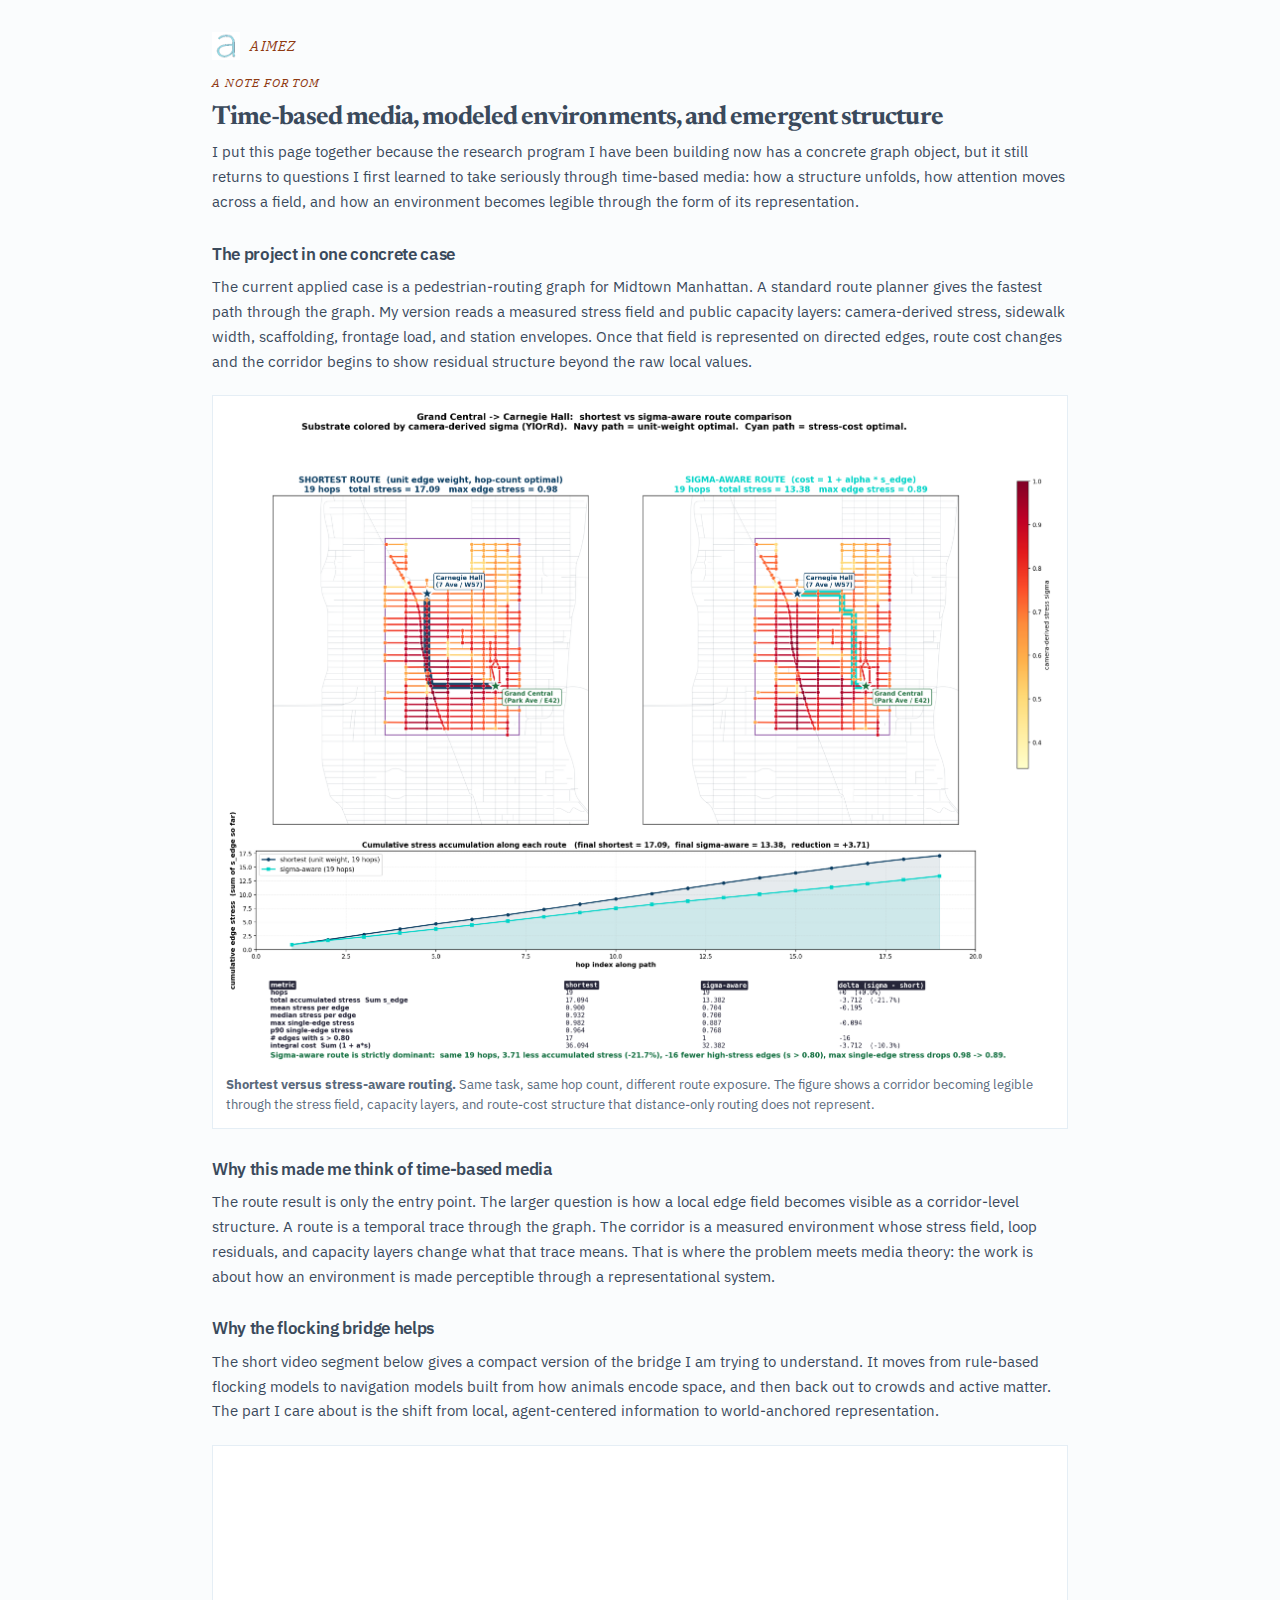
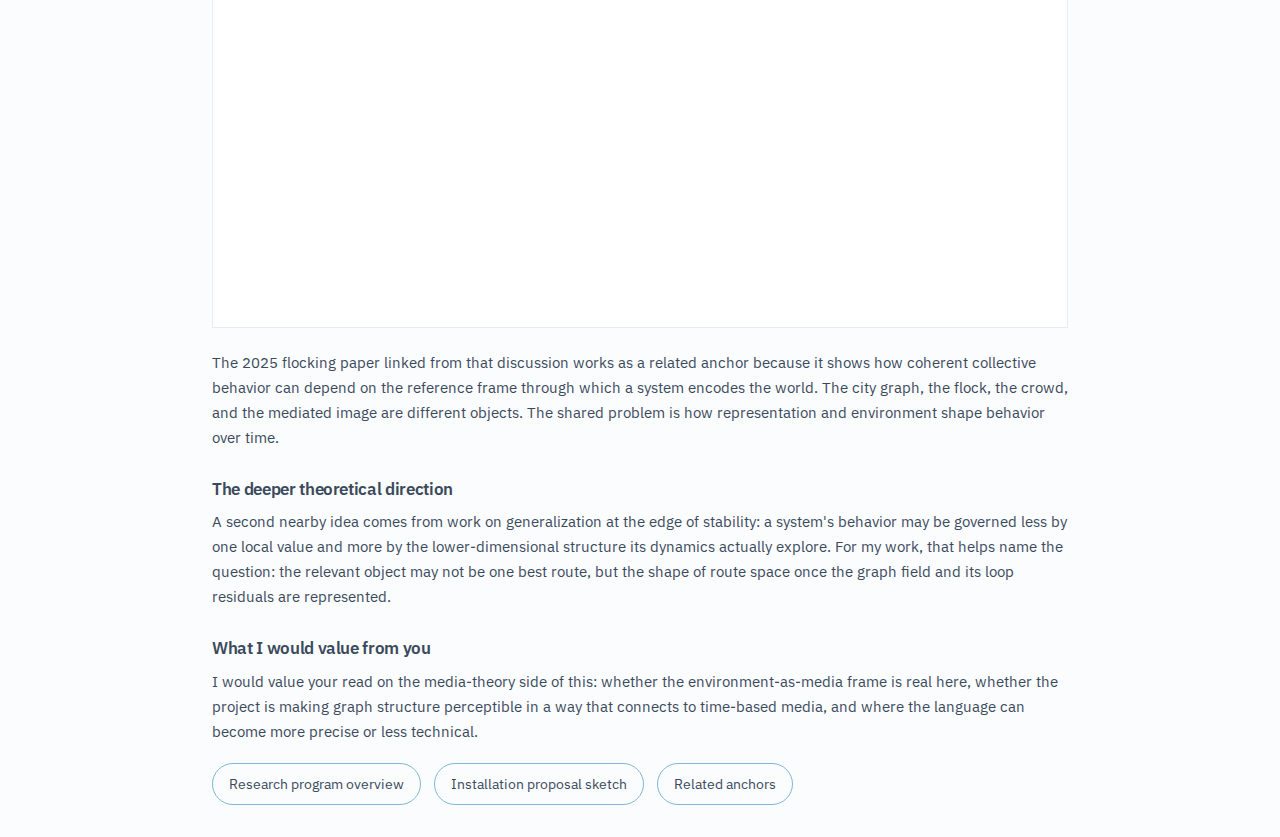
<file: docs/notes/tom-sherman.html>
<!DOCTYPE html>
<html lang="en">
<head>
  <meta charset="UTF-8">
  <meta name="viewport" content="width=device-width, initial-scale=1.0">
  <title>A note for Tom – aimez</title>
  <link rel="icon" href="../favicon.ico" sizes="any">
  <link rel="icon" type="image/png" sizes="32x32" href="../assets/favicons/favicon-32x32.png">
  <link rel="icon" type="image/png" sizes="16x16" href="../assets/favicons/favicon-16x16.png">
  <link rel="apple-touch-icon" sizes="180x180" href="../assets/favicons/apple-touch-icon.png">
  <link rel="manifest" href="../site.webmanifest">
  <meta name="theme-color" content="#131c2d">
  <style>
    @import url('https://fonts.googleapis.com/css2?family=IBM+Plex+Sans:wght@300;400;500;600;700&family=IBM+Plex+Serif:ital,wght@0,400;0,500;0,600;1,400;1,500;1,600&family=IBM+Plex+Mono:wght@400;500;600&family=Newsreader:opsz,wght@6..72,300..800&display=swap');
    * { margin: 0; padding: 0; box-sizing: border-box; }
    body { font-family: "IBM Plex Sans", system-ui, -apple-system, BlinkMacSystemFont, "Segoe UI", sans-serif; font-weight: 400; line-height: 1.62; color: #3a4a5c; padding: 2rem; background: #fafcfd; max-width: 920px; margin: 0 auto; }
    h1 { font-family: "Newsreader", "IBM Plex Serif", Georgia, serif; font-size: 1.65rem; line-height: 0.98; font-weight: 700; margin-bottom: 0.5rem; letter-spacing: -0.035em; }
    h2 { font-family: "IBM Plex Sans", system-ui, -apple-system, BlinkMacSystemFont, "Segoe UI", sans-serif; font-size: 1.08rem; line-height: 1.02; letter-spacing: -0.02em; font-weight: 600; margin: 1.9rem 0 0.75rem; }
    p { margin-bottom: 1rem; font-size: 0.96rem; }
    .eyebrow { font-family: "IBM Plex Serif", Georgia, serif; font-size: 0.74rem; line-height: 1.15; letter-spacing: 0.08em; text-transform: uppercase; font-style: italic; color: #8f3a12; margin-bottom: 1rem; }
    .brandline { display: flex; align-items: center; gap: 0.65rem; margin-bottom: 1rem; }
    .brand-mark { width: 28px; height: 28px; flex: 0 0 auto; }
    .brand-name { font-family: "IBM Plex Serif", Georgia, serif; font-size: 0.9rem; line-height: 1.15; letter-spacing: 0.08em; text-transform: uppercase; font-style: italic; color: #8f3a12; }
    figure { margin: 1.35rem 0; background: white; border: 1px solid #e5eef5; padding: 0.8rem; }
    img { display: block; width: 100%; height: auto; background: #fff; }
    figcaption { margin-top: 0.75rem; font-size: 0.82rem; color: #5a6a7c; line-height: 1.55; }
    .video-wrap { position: relative; width: 100%; padding-bottom: 56.25%; height: 0; margin: 1.35rem 0; background: white; border: 1px solid #e5eef5; }
    .video-wrap iframe { position: absolute; inset: 0; width: 100%; height: 100%; border: 0; }
    .actions { margin-top: 1.2rem; display: flex; flex-wrap: wrap; gap: 0.8rem; }
    .actions a { color: #3a4a5c; text-decoration: none; border: 1px solid #7eb8d8; border-radius: 999px; padding: 0.55rem 1rem; font-size: 0.88rem; }
    .actions a:hover { background: #eef7fc; }
  </style>
</head>
<body>
  <div class="brandline"><img class="brand-mark" src="../assets/aimez-mark.webp" alt="aimez mark"><span class="brand-name">aimez</span></div>
  <div class="eyebrow">A note for Tom</div>
  <h1>Time-based media, modeled environments, and emergent structure</h1>

  <p>I put this page together because the research program I have been building now has a concrete graph object, but it still returns to questions I first learned to take seriously through time-based media: how a structure unfolds, how attention moves across a field, and how an environment becomes legible through the form of its representation.</p>

  <h2>The project in one concrete case</h2>
  <p>The current applied case is a pedestrian-routing graph for Midtown Manhattan. A standard route planner gives the fastest path through the graph. My version reads a measured stress field and public capacity layers: camera-derived stress, sidewalk width, scaffolding, frontage load, and station envelopes. Once that field is represented on directed edges, route cost changes and the corridor begins to show residual structure beyond the raw local values.</p>

  <figure>
    <img src="../assets/gallery/mobility/01_fastest_route_vs_feasible_route_comparison.png" alt="Shortest versus stress-aware routing">
    <figcaption><strong>Shortest versus stress-aware routing.</strong> Same task, same hop count, different route exposure. The figure shows a corridor becoming legible through the stress field, capacity layers, and route-cost structure that distance-only routing does not represent.</figcaption>
  </figure>

  <h2>Why this made me think of time-based media</h2>
  <p>The route result is only the entry point. The larger question is how a local edge field becomes visible as a corridor-level structure. A route is a temporal trace through the graph. The corridor is a measured environment whose stress field, loop residuals, and capacity layers change what that trace means. That is where the problem meets media theory: the work is about how an environment is made perceptible through a representational system.</p>

  <h2>Why the flocking bridge helps</h2>
  <p>The short video segment below gives a compact version of the bridge I am trying to understand. It moves from rule-based flocking models to navigation models built from how animals encode space, and then back out to crowds and active matter. The part I care about is the shift from local, agent-centered information to world-anchored representation.</p>

  <div class="video-wrap">
    <iframe width="560" height="315" src="https://www.youtube.com/embed/9WeYlTmqViQ?si=Q17Xbrja4OM6s_wp&amp;start=300" title="YouTube video player" allow="accelerometer; autoplay; clipboard-write; encrypted-media; gyroscope; picture-in-picture; web-share" referrerpolicy="strict-origin-when-cross-origin" allowfullscreen></iframe>
  </div>

  <p>The 2025 flocking paper linked from that discussion works as a related anchor because it shows how coherent collective behavior can depend on the reference frame through which a system encodes the world. The city graph, the flock, the crowd, and the mediated image are different objects. The shared problem is how representation and environment shape behavior over time.</p>

  <h2>The deeper theoretical direction</h2>
  <p>A second nearby idea comes from work on generalization at the edge of stability: a system's behavior may be governed less by one local value and more by the lower-dimensional structure its dynamics actually explore. For my work, that helps name the question: the relevant object may not be one best route, but the shape of route space once the graph field and its loop residuals are represented.</p>

  <h2>What I would value from you</h2>
  <p>I would value your read on the media-theory side of this: whether the environment-as-media frame is real here, whether the project is making graph structure perceptible in a way that connects to time-based media, and where the language can become more precise or less technical.</p>

  <div class="actions">
    <a href="research-program.html">Research program overview</a>
    <a href="guggenheim-installation-sketch.html">Installation proposal sketch</a>
    <a href="related-anchors.html">Related anchors</a>
  </div>
</body>
</html>
</file>
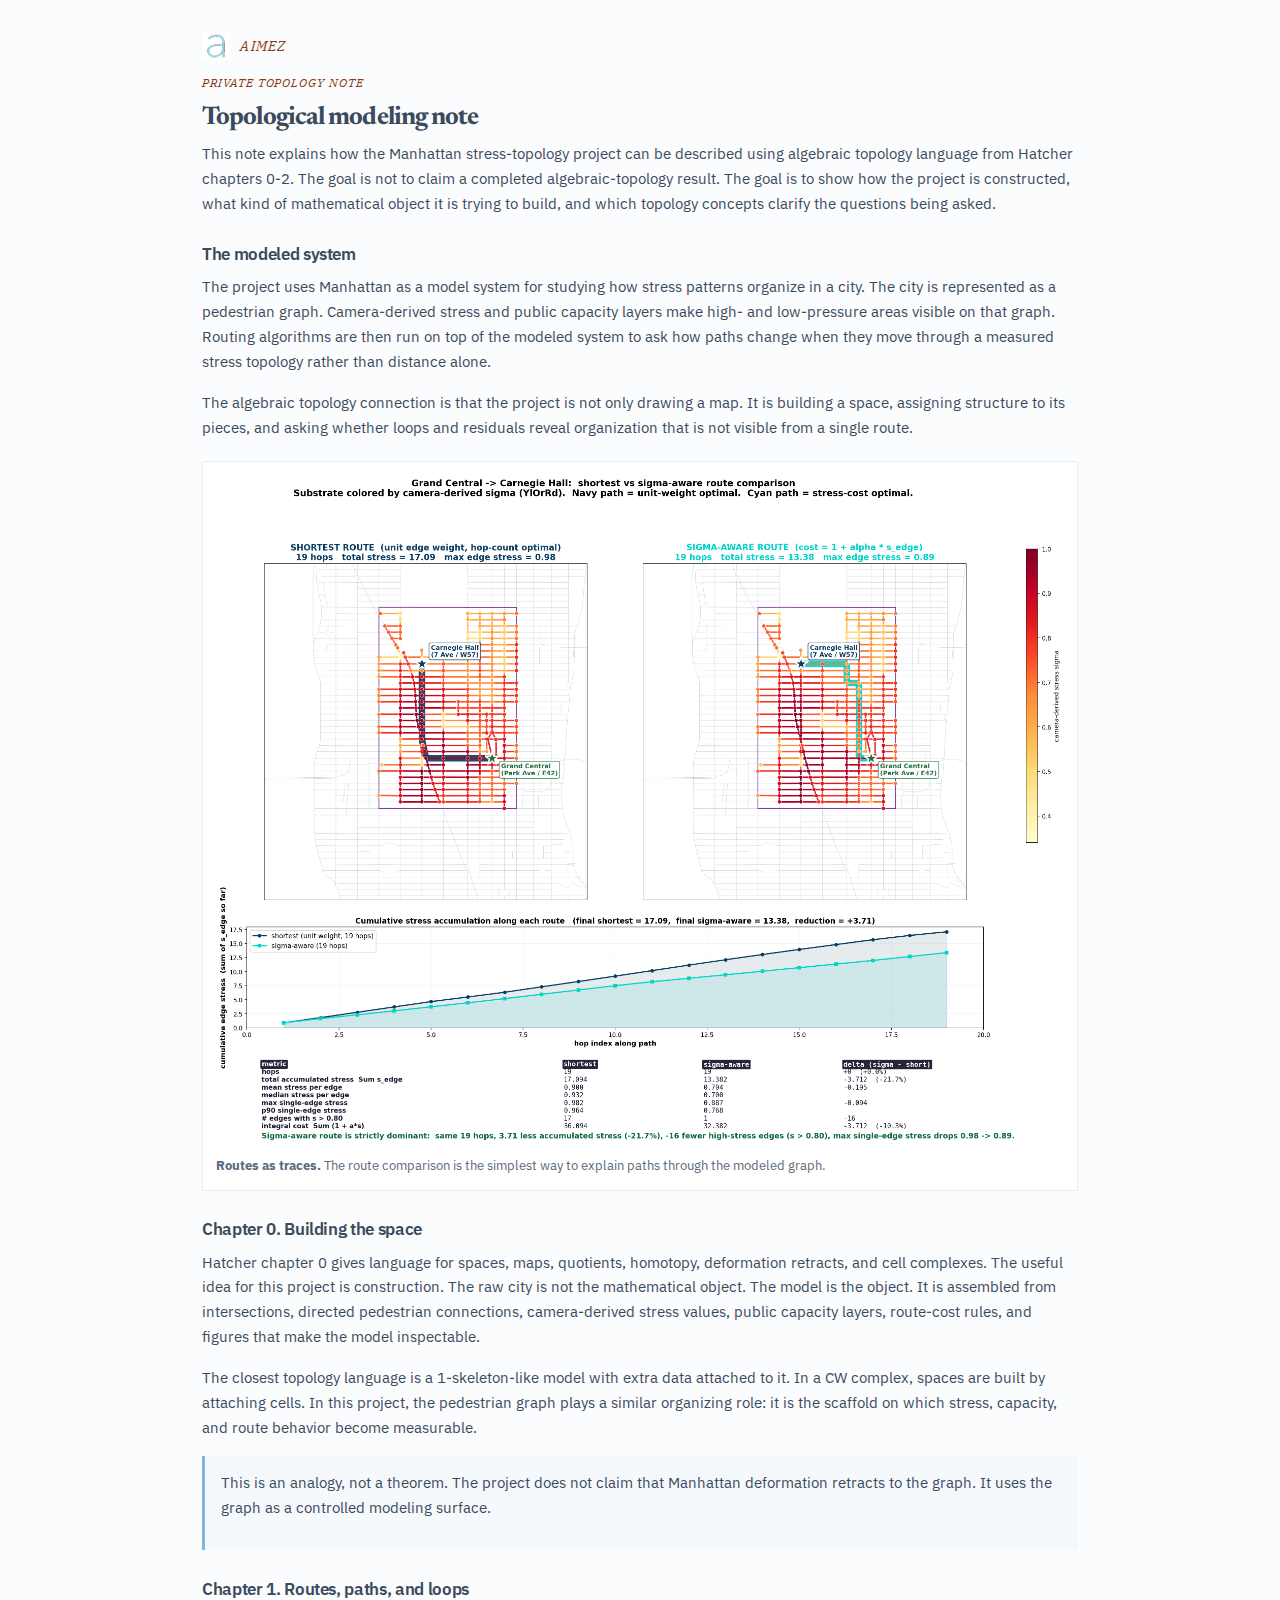
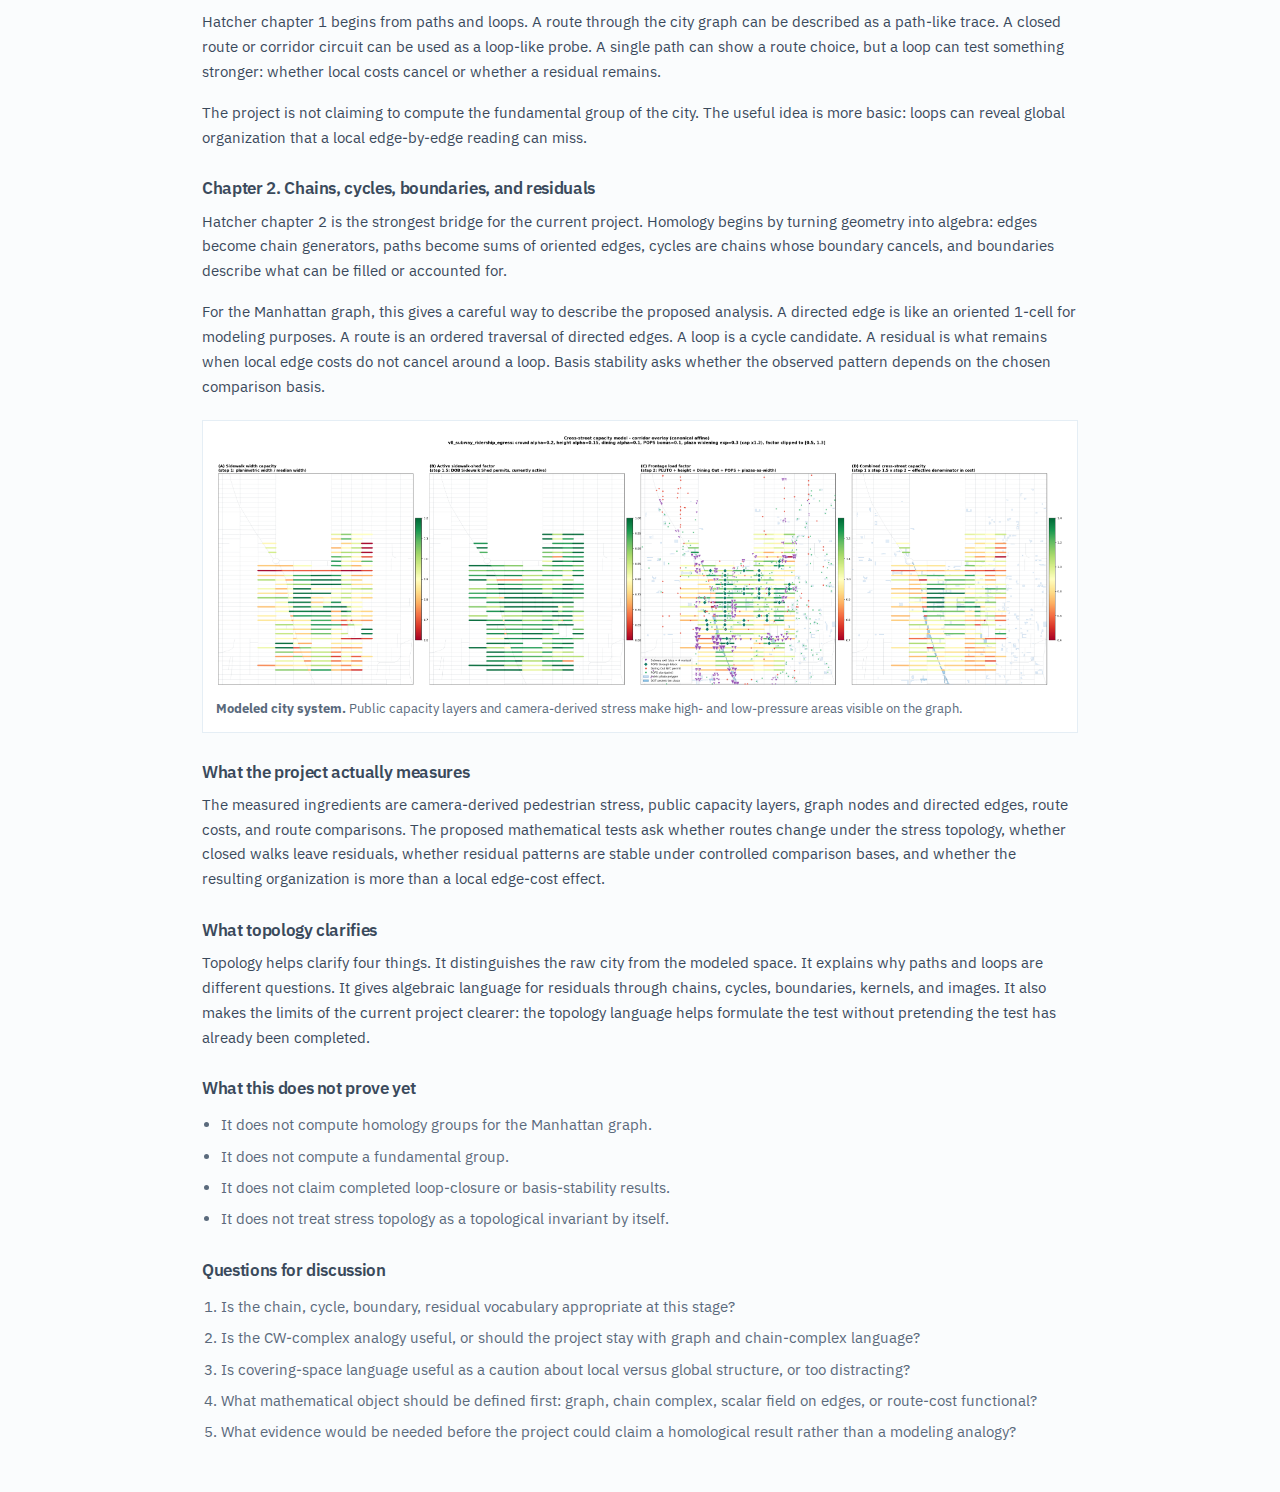
<file: docs/notes/topological-modeling-note.html>
<!DOCTYPE html>
<html lang="en">
<head>
  <meta charset="UTF-8">
  <meta name="viewport" content="width=device-width, initial-scale=1.0">
  <title>Topological modeling note - aimez</title>
  <meta name="description" content="A note translating the Manhattan stress-topology project into algebraic topology language from Hatcher chapters 0-2.">
  <link rel="icon" href="../favicon.ico" sizes="any">
  <link rel="icon" type="image/png" sizes="32x32" href="../assets/favicons/favicon-32x32.png">
  <link rel="icon" type="image/png" sizes="16x16" href="../assets/favicons/favicon-16x16.png">
  <link rel="apple-touch-icon" sizes="180x180" href="../assets/favicons/apple-touch-icon.png">
  <link rel="manifest" href="../site.webmanifest">
  <meta name="theme-color" content="#131c2d">
  <style>
    @import url('https://fonts.googleapis.com/css2?family=IBM+Plex+Sans:wght@300;400;500;600;700&family=IBM+Plex+Serif:ital,wght@0,400;0,500;0,600;1,400;1,500;1,600&family=IBM+Plex+Mono:wght@400;500;600&family=Newsreader:opsz,wght@6..72,300..800&display=swap');
    * { margin: 0; padding: 0; box-sizing: border-box; }
    body { font-family: "IBM Plex Sans", system-ui, -apple-system, BlinkMacSystemFont, "Segoe UI", sans-serif; line-height: 1.62; color: #3a4a5c; padding: 2rem; background: #fafcfd; max-width: 940px; margin: 0 auto; }
    h1 { font-family: "Newsreader", "IBM Plex Serif", Georgia, serif; font-size: 1.6rem; line-height: 1; font-weight: 700; margin-bottom: 0.6rem; letter-spacing: -0.035em; }
    h2 { font-size: 1.08rem; line-height: 1.1; letter-spacing: -0.02em; font-weight: 600; margin: 1.8rem 0 0.7rem; }
    p { margin-bottom: 1rem; font-size: 0.96rem; }
    ul, ol { margin: 1rem 0 1rem 1.2rem; }
    li { margin-bottom: 0.45rem; font-size: 0.93rem; color: #5a6a7c; }
    figure { margin: 1.35rem 0; background: white; border: 1px solid #e5eef5; padding: 0.8rem; }
    img { display: block; width: 100%; height: auto; background: #fff; }
    figcaption { margin-top: 0.75rem; font-size: 0.82rem; color: #5a6a7c; line-height: 1.55; }
    .eyebrow { font-family: "IBM Plex Serif", Georgia, serif; font-size: 0.74rem; line-height: 1.15; letter-spacing: 0.08em; text-transform: uppercase; font-style: italic; color: #8f3a12; margin-bottom: 1rem; }
    .brandline { display: flex; align-items: center; gap: 0.65rem; margin-bottom: 1rem; }
    .brand-mark { width: 28px; height: 28px; flex: 0 0 auto; }
    .brand-name { font-family: "IBM Plex Serif", Georgia, serif; font-size: 0.9rem; line-height: 1.15; letter-spacing: 0.08em; text-transform: uppercase; font-style: italic; color: #8f3a12; }
    .note { background: #f5f9fc; border-left: 3px solid #7eb8d8; padding: 0.9rem 1rem; }
  </style>
</head>
<body>
  <div class="brandline"><img class="brand-mark" src="../assets/aimez-mark.webp" alt="aimez mark"><span class="brand-name">aimez</span></div>
  <div class="eyebrow">Private topology note</div>
  <h1>Topological modeling note</h1>

  <p>This note explains how the Manhattan stress-topology project can be described using algebraic topology language from Hatcher chapters 0-2. The goal is not to claim a completed algebraic-topology result. The goal is to show how the project is constructed, what kind of mathematical object it is trying to build, and which topology concepts clarify the questions being asked.</p>

  <h2>The modeled system</h2>
  <p>The project uses Manhattan as a model system for studying how stress patterns organize in a city. The city is represented as a pedestrian graph. Camera-derived stress and public capacity layers make high- and low-pressure areas visible on that graph. Routing algorithms are then run on top of the modeled system to ask how paths change when they move through a measured stress topology rather than distance alone.</p>

  <p>The algebraic topology connection is that the project is not only drawing a map. It is building a space, assigning structure to its pieces, and asking whether loops and residuals reveal organization that is not visible from a single route.</p>

  <figure>
    <img src="../assets/gallery/mobility/01_fastest_route_vs_feasible_route_comparison.png" alt="Shortest versus stress-aware route comparison">
    <figcaption><strong>Routes as traces.</strong> The route comparison is the simplest way to explain paths through the modeled graph.</figcaption>
  </figure>

  <h2>Chapter 0. Building the space</h2>
  <p>Hatcher chapter 0 gives language for spaces, maps, quotients, homotopy, deformation retracts, and cell complexes. The useful idea for this project is construction. The raw city is not the mathematical object. The model is the object. It is assembled from intersections, directed pedestrian connections, camera-derived stress values, public capacity layers, route-cost rules, and figures that make the model inspectable.</p>

  <p>The closest topology language is a 1-skeleton-like model with extra data attached to it. In a CW complex, spaces are built by attaching cells. In this project, the pedestrian graph plays a similar organizing role: it is the scaffold on which stress, capacity, and route behavior become measurable.</p>

  <div class="note"><p>This is an analogy, not a theorem. The project does not claim that Manhattan deformation retracts to the graph. It uses the graph as a controlled modeling surface.</p></div>

  <h2>Chapter 1. Routes, paths, and loops</h2>
  <p>Hatcher chapter 1 begins from paths and loops. A route through the city graph can be described as a path-like trace. A closed route or corridor circuit can be used as a loop-like probe. A single path can show a route choice, but a loop can test something stronger: whether local costs cancel or whether a residual remains.</p>

  <p>The project is not claiming to compute the fundamental group of the city. The useful idea is more basic: loops can reveal global organization that a local edge-by-edge reading can miss.</p>

  <h2>Chapter 2. Chains, cycles, boundaries, and residuals</h2>
  <p>Hatcher chapter 2 is the strongest bridge for the current project. Homology begins by turning geometry into algebra: edges become chain generators, paths become sums of oriented edges, cycles are chains whose boundary cancels, and boundaries describe what can be filled or accounted for.</p>

  <p>For the Manhattan graph, this gives a careful way to describe the proposed analysis. A directed edge is like an oriented 1-cell for modeling purposes. A route is an ordered traversal of directed edges. A loop is a cycle candidate. A residual is what remains when local edge costs do not cancel around a loop. Basis stability asks whether the observed pattern depends on the chosen comparison basis.</p>

  <figure>
    <img src="../assets/gallery/mobility/03_burden_overlay_capacity_layers.png" alt="Capacity and stress layers">
    <figcaption><strong>Modeled city system.</strong> Public capacity layers and camera-derived stress make high- and low-pressure areas visible on the graph.</figcaption>
  </figure>

  <h2>What the project actually measures</h2>
  <p>The measured ingredients are camera-derived pedestrian stress, public capacity layers, graph nodes and directed edges, route costs, and route comparisons. The proposed mathematical tests ask whether routes change under the stress topology, whether closed walks leave residuals, whether residual patterns are stable under controlled comparison bases, and whether the resulting organization is more than a local edge-cost effect.</p>

  <h2>What topology clarifies</h2>
  <p>Topology helps clarify four things. It distinguishes the raw city from the modeled space. It explains why paths and loops are different questions. It gives algebraic language for residuals through chains, cycles, boundaries, kernels, and images. It also makes the limits of the current project clearer: the topology language helps formulate the test without pretending the test has already been completed.</p>

  <h2>What this does not prove yet</h2>
  <ul>
    <li>It does not compute homology groups for the Manhattan graph.</li>
    <li>It does not compute a fundamental group.</li>
    <li>It does not claim completed loop-closure or basis-stability results.</li>
    <li>It does not treat stress topology as a topological invariant by itself.</li>
  </ul>

  <h2>Questions for discussion</h2>
  <ol>
    <li>Is the chain, cycle, boundary, residual vocabulary appropriate at this stage?</li>
    <li>Is the CW-complex analogy useful, or should the project stay with graph and chain-complex language?</li>
    <li>Is covering-space language useful as a caution about local versus global structure, or too distracting?</li>
    <li>What mathematical object should be defined first: graph, chain complex, scalar field on edges, or route-cost functional?</li>
    <li>What evidence would be needed before the project could claim a homological result rather than a modeling analogy?</li>
  </ol>
</body>
</html>
</file>
<file: docs/assets/site.css>
* {
  margin: 0;
  padding: 0;
  box-sizing: border-box;
}

:root {
  --bg-start: #e8f4fc;
  --bg-mid: #f5e6f0;
  --bg-end: #fdf6e3;
  --text-primary: #3a4a5c;
  --text-secondary: #5a6a7c;
  --accent: #7eb8d8;
  --accent-hover: #a8d4e6;
}

html {
  scroll-behavior: smooth;
}

body {
  font-family: "Avenir", "Avenir Next", -apple-system, BlinkMacSystemFont, sans-serif;
  font-weight: 200;
  line-height: 1.7;
  color: var(--text-primary);
  min-height: 100vh;
  background: linear-gradient(
    135deg,
    var(--bg-start) 0%,
    var(--bg-mid) 50%,
    var(--bg-end) 100%
  );
  background-attachment: fixed;
}

main {
  max-width: 640px;
  margin: 0 auto;
  padding: 4rem 2rem;
}

h1 {
  font-size: 3rem;
  font-weight: 200;
  letter-spacing: 0.1em;
  color: var(--text-primary);
  margin-bottom: 3rem;
}

.description {
  margin-bottom: 3rem;
}

.description p {
  margin-bottom: 1.4rem;
  font-size: 1.05rem;
}

.description ul {
  list-style: none;
  margin: 1rem 0 1.4rem 0;
}

.description li {
  position: relative;
  padding-left: 1.2rem;
  margin-bottom: 0.6rem;
  font-size: 0.95rem;
  color: var(--text-secondary);
}

.description li::before {
  content: "•";
  position: absolute;
  left: 0;
  color: var(--accent);
}

.shortcuts {
  display: flex;
  gap: 1rem;
  flex-wrap: wrap;
}

.link-button {
  background: transparent;
  border: 1px solid var(--accent);
  color: var(--text-primary);
  padding: 0.6rem 1.4rem;
  font-family: inherit;
  font-weight: 300;
  font-size: 0.9rem;
  cursor: pointer;
  border-radius: 2rem;
  transition: all 0.2s ease;
}

.link-button:hover {
  background: var(--accent-hover);
  border-color: var(--accent-hover);
}

/* Modal */
.modal-overlay {
  position: fixed;
  inset: 0;
  background: rgba(58, 74, 92, 0.4);
  backdrop-filter: blur(4px);
  display: flex;
  align-items: center;
  justify-content: center;
  opacity: 0;
  visibility: hidden;
  transition: all 0.25s ease;
  z-index: 100;
}

.modal-overlay.active {
  opacity: 1;
  visibility: visible;
}

.modal-container {
  position: relative;
  width: 90%;
  max-width: 600px;
  height: 70vh;
  background: #fff;
  border-radius: 1rem;
  box-shadow: 0 20px 60px rgba(58, 74, 92, 0.2);
  overflow: hidden;
}

.modal-close {
  position: absolute;
  top: 0.8rem;
  right: 1rem;
  background: none;
  border: none;
  font-size: 1.8rem;
  color: var(--text-secondary);
  cursor: pointer;
  z-index: 10;
  line-height: 1;
}

.modal-close:hover {
  color: var(--text-primary);
}

#modal-frame {
  width: 100%;
  height: 100%;
  border: none;
}
</file>
